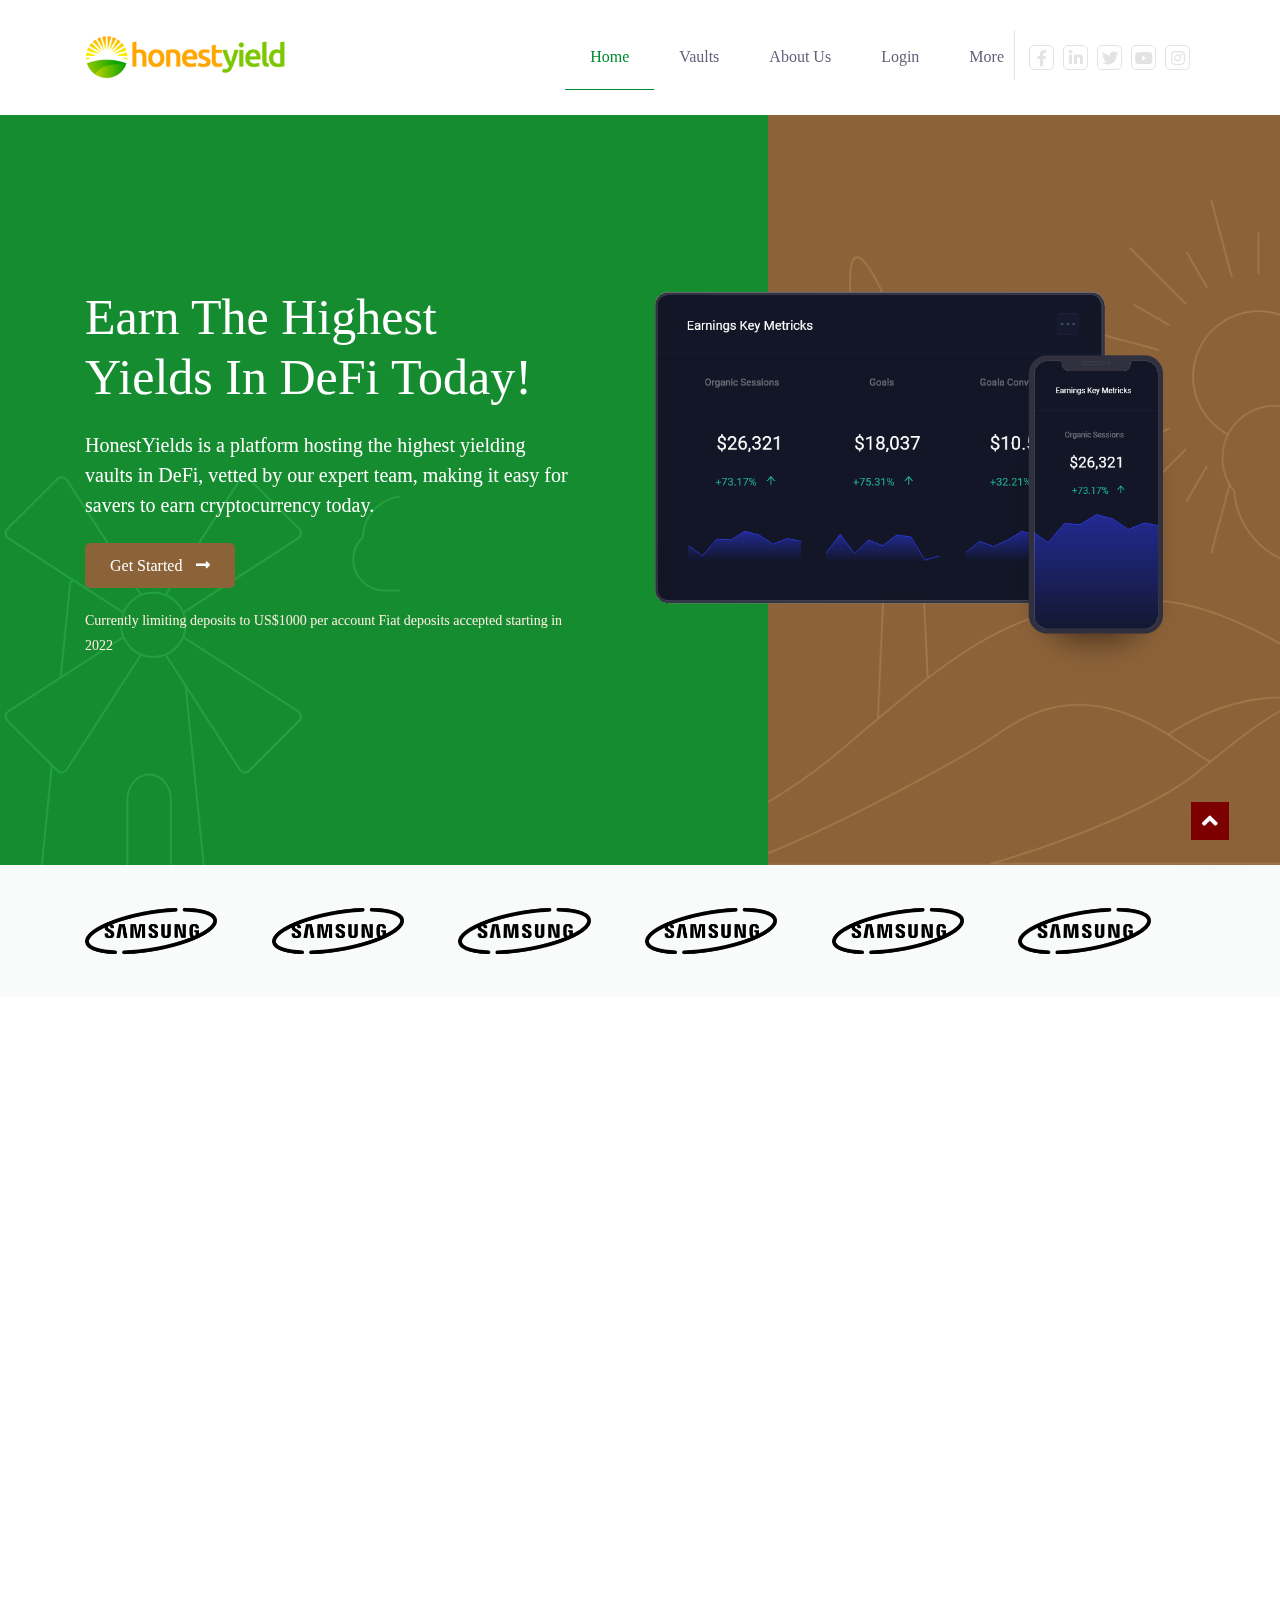
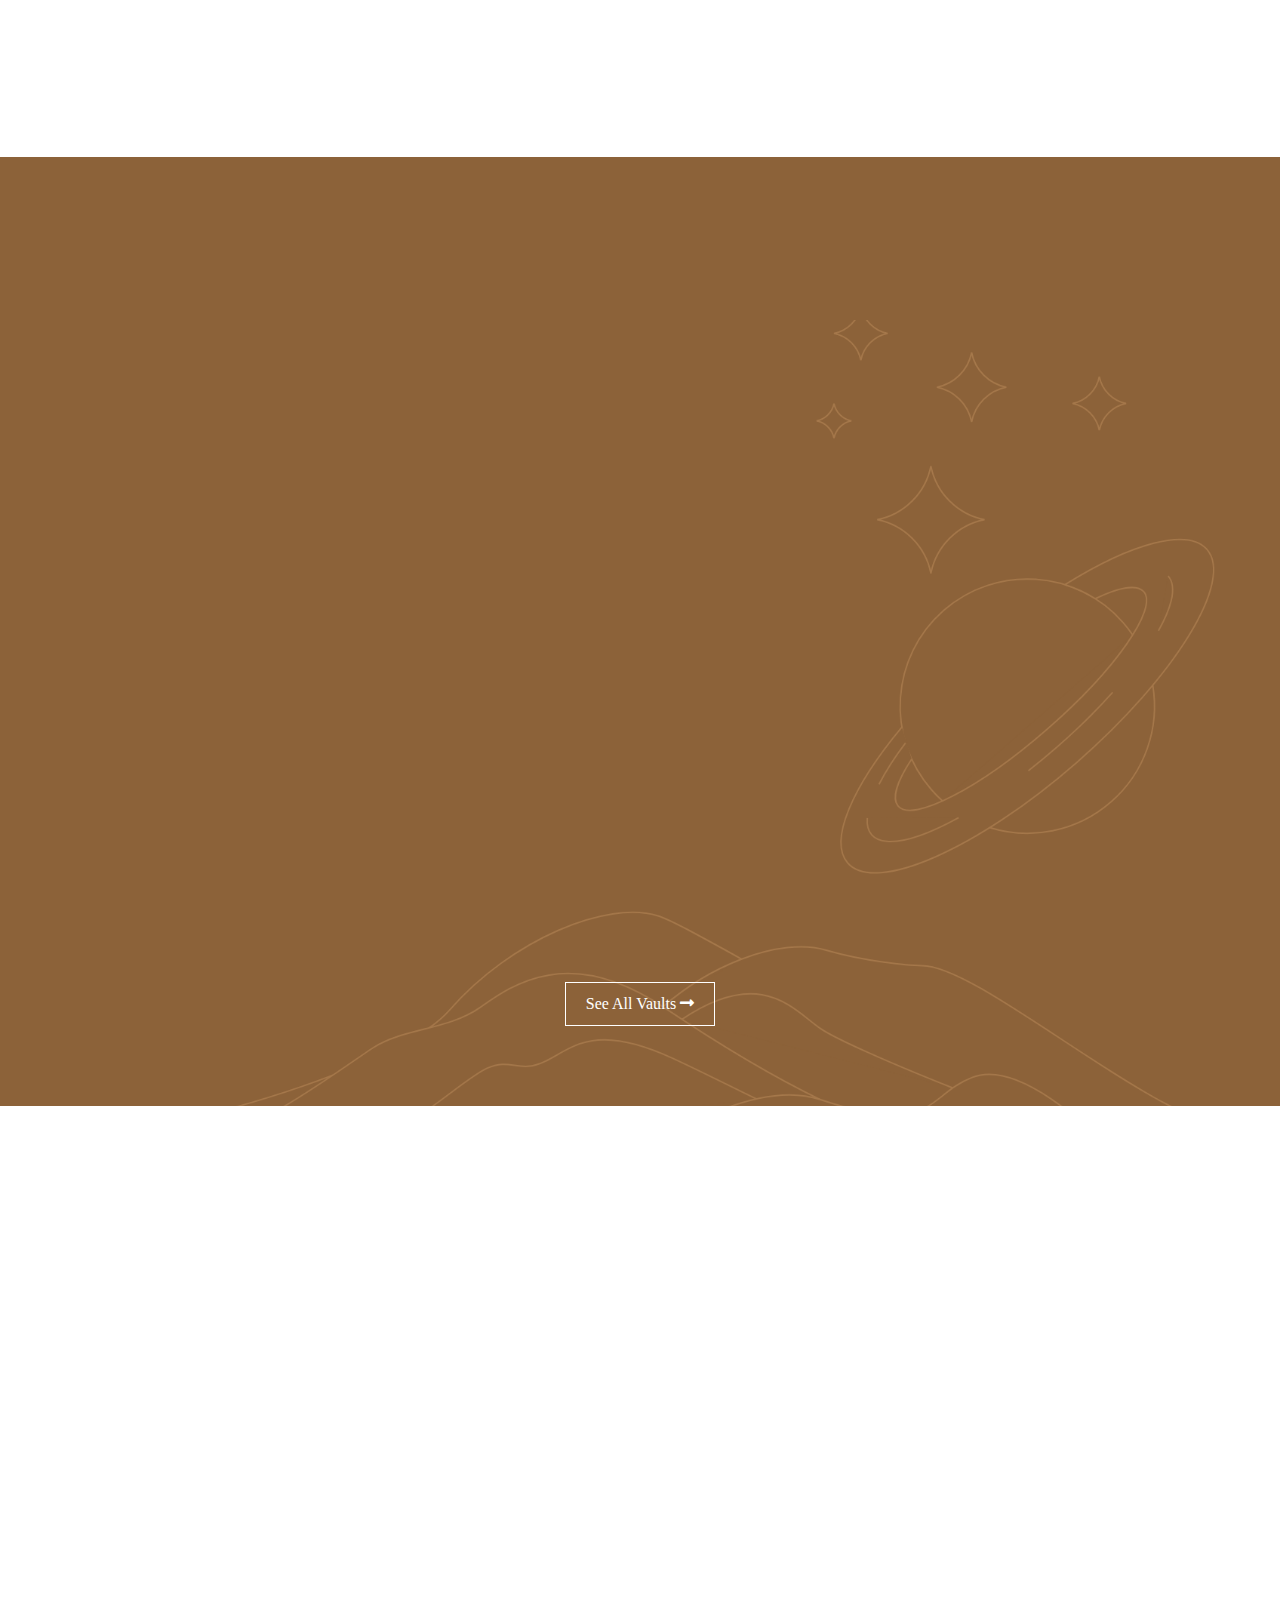
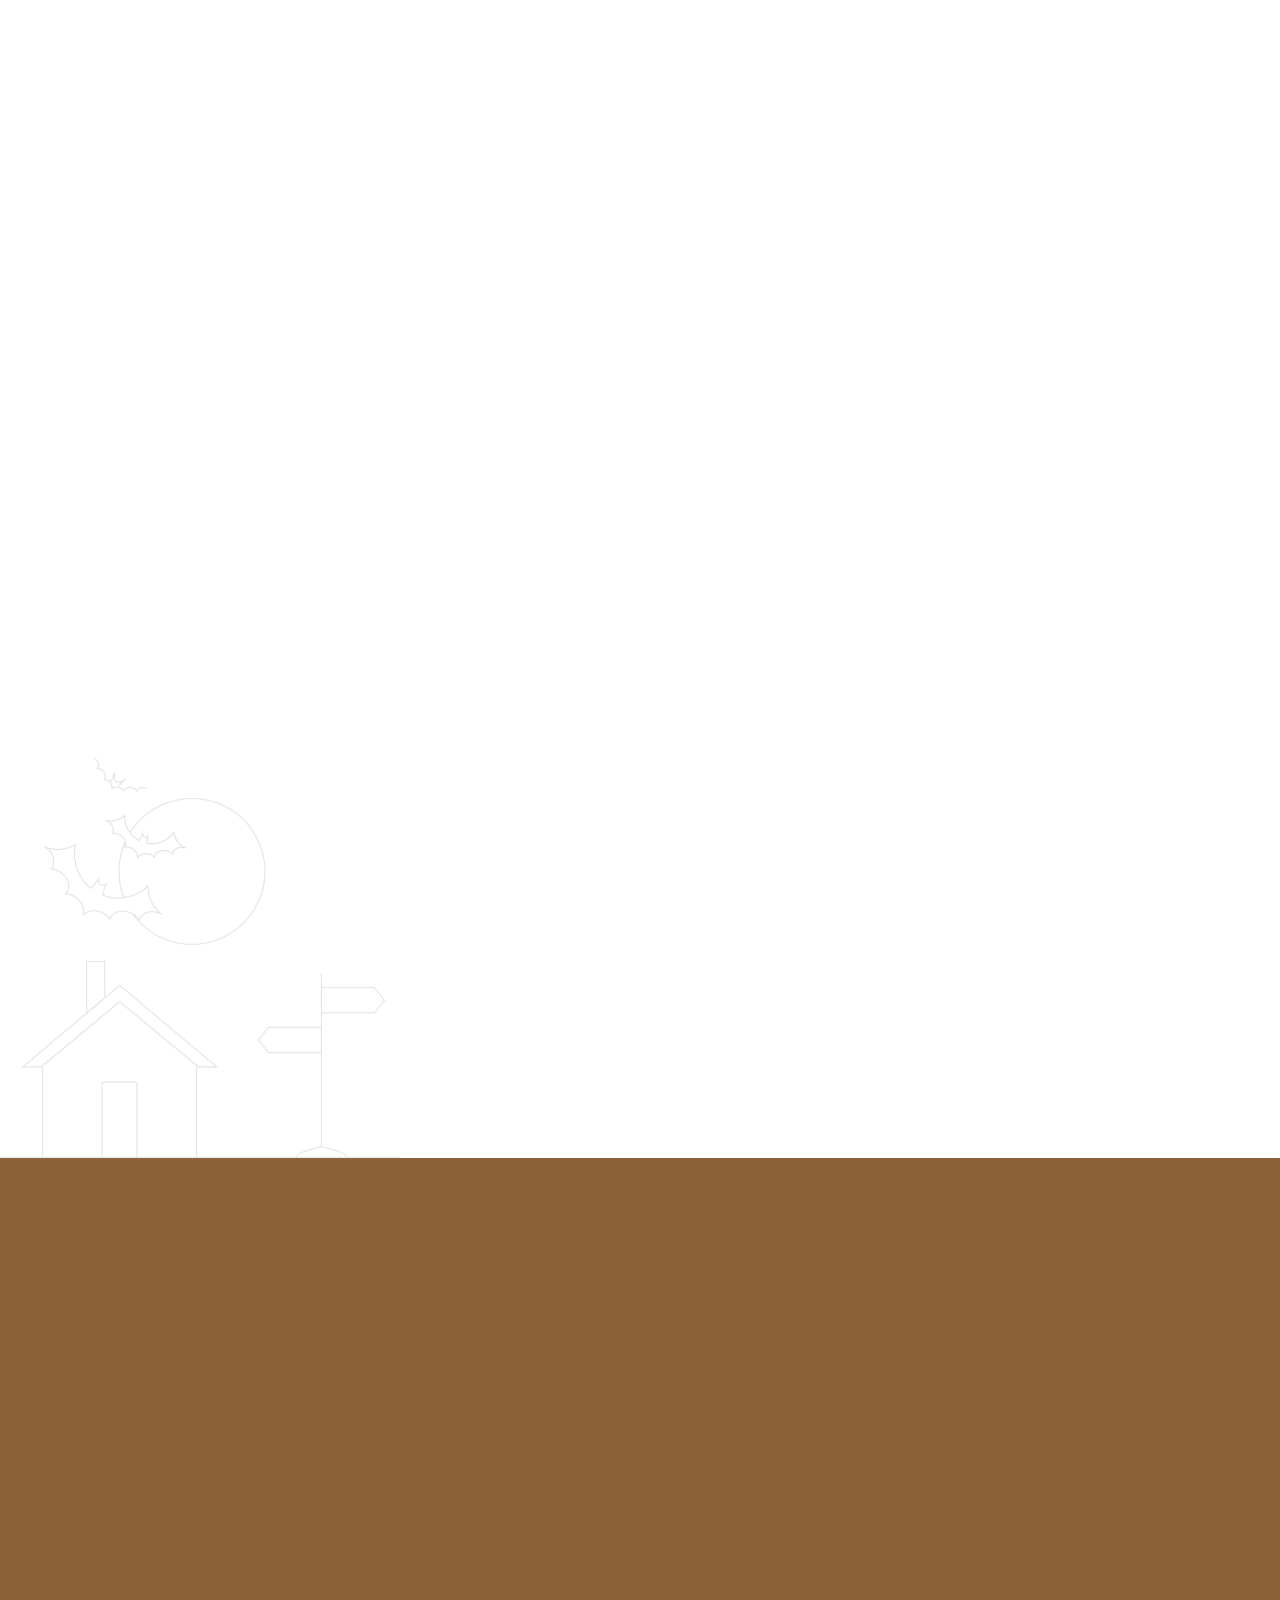
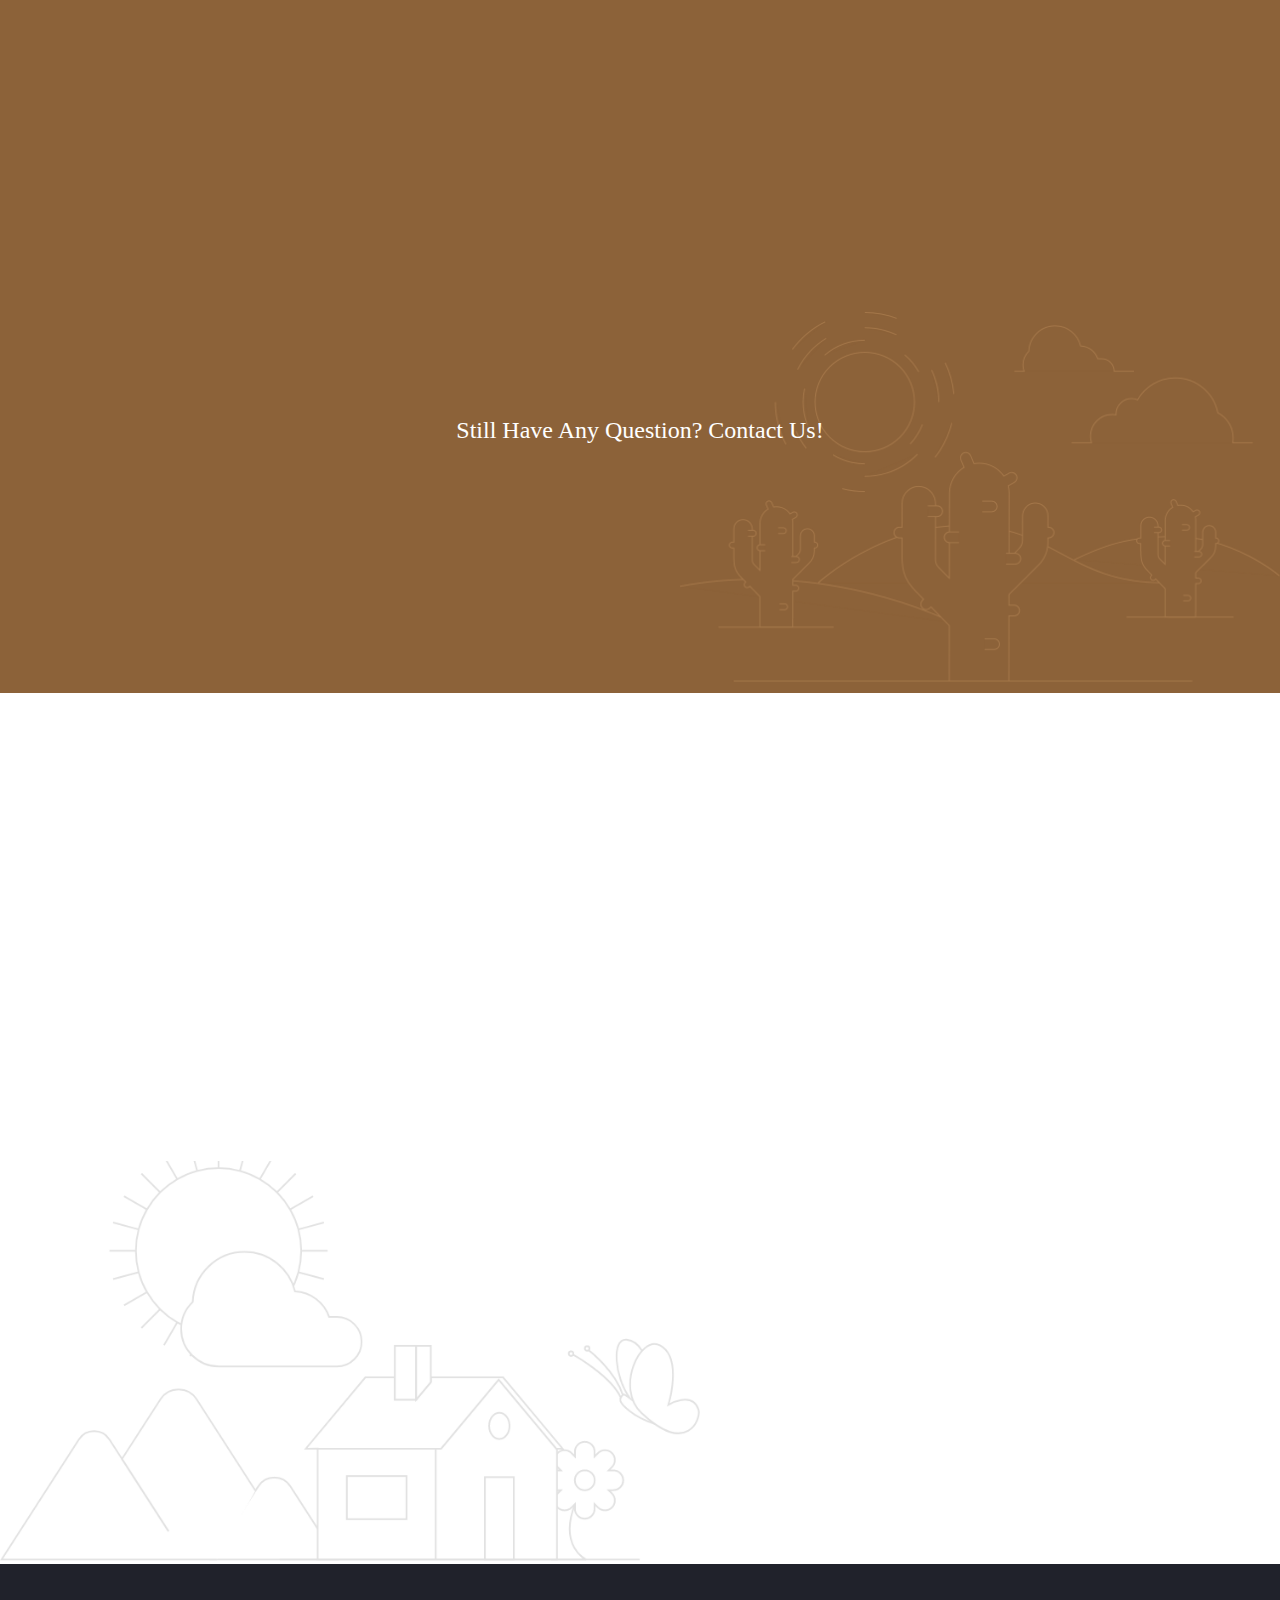
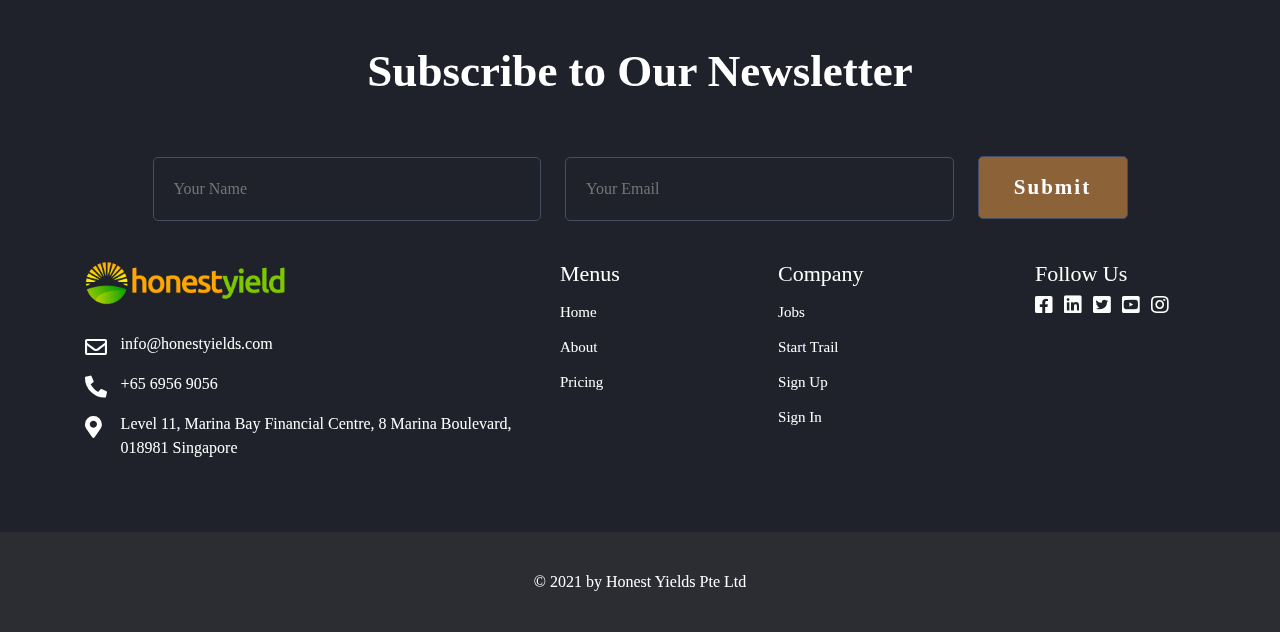
<file: index.html>
<!DOCTYPE html>
<html lang="en">

<head>
    <meta charset="UTF-8">
    <meta name="viewport" content="width=device-width, initial-scale=1.0">
    <meta http-equiv="X-UA-Compatible" content="ie=edge">
    <title>HonestYield</title>

    <link rel="shortcut icon" type="image/x-icon" href="favicon.ico">
    <link href="https://unpkg.com/aos@2.3.1/dist/aos.css" rel="stylesheet">
    <link rel="stylesheet" href="assets/css/all.min.css">
    <link rel="stylesheet" href="assets/css/animate.css">
    <link rel="stylesheet" href="assets/css/plugin.min.css">
    <link rel="stylesheet" href="assets/css/owl.carousel.min.css">
    <link rel="stylesheet" href="assets/css/owl.theme.default.min.css">
    <link rel="stylesheet" href="assets/css/style.css">
    <link rel="stylesheet" href="assets/css/responsive.css">


</head>

<body>

    <div class="wrapper">

        <!-- ===========================
        =====>> Header Top <<===== -->
        <nav class="navbar navbar-expand-lg navbar-dark" id="mainNav">

            <div class="container">
                <a class="navbar-brand " href="index.html">
                    <img src="assets/img/logo.png" alt="">
                </a>
                <button class="navbar-toggler" type="button" data-toggle="collapse" data-target="#navbarResponsive"
                    aria-controls="navbarResponsive" aria-expanded="false" aria-label="Toggle navigation">
                    <i class="fas fa-bars"></i>
                </button>
                <div class="navbar-collapse collapse" id="navbarResponsive">
                    <ul class="navbar-nav ml-auto">
                        <li class="nav-item">
                            <a class="nav-link active" href="#home">Home</a>
                        </li>
                        <li class="nav-item">
                            <a class="nav-link " href="bashboard.html">Vaults </a>
                        </li>
                        <li class="nav-item">
                            <a class="nav-link " href="#services">About Us</a>
                        </li>
                        <li class="nav-item">
                            <a class="nav-link " href="#contact">Login </a>
                        </li>
                        <li class="nav-item">
                            <a class="nav-link " href="#contact">More </a>
                        </li>
                    </ul>
                </div>
                <div class="social_icon">
                    <a href=""><i class="fab fa-facebook-f"></i></a>
                    <a href=""><i class="fab fa-linkedin-in"></i></a>
                    <a href=""><i class="fab fa-twitter"></i></a>
                    <a href=""><i class="fab fa-youtube"></i></a>
                    <a href=""><i class="fab fa-instagram"></i></a>
                </div>
            </div>
        </nav>

        <!-- =====>> End Header Top <<===== 
        =========================== -->

        <!-- ===========================
        =====>> <<===== -->

        <!-- =====>> End <<===== 
        =========================== -->

        <!-- ===========================
        =====>> Scroll Top <<===== -->
        <a href="#" class="scroll-top show" id="scroll-top">
            <i class="arrow-top fal fa-long-arrow-up"></i>
            <i class="arrow-bottom fal fa-long-arrow-up"></i>
        </a>
        <!-- =====>> End Scroll Top <<===== 
        =========================== -->

    </div>


    <section id="hero_banner">
        <div class="bg_wrapper">
    
        <div class="container">
            <div class="row">
                <div class="col-xl-6 col-lg-6" data-aos="fade-up-right">
                    <div class="hero_box">
                        <div class="hero_box_details">
                            <div class="hero_details">
                                <h1>Earn The Highest Yields
                                    In DeFi Today!</h1>
                                <h3>HonestYields is a platform hosting the highest yielding vaults in DeFi, vetted by
                                    our expert
                                    team, making it easy for savers to earn cryptocurrency today.</h3>
                                <a href="#"> <button class="button_style"> Get Started <span><i
                                                class="fas fa-long-arrow-alt-right"></i></span> </button> </a>
                                <p>Currently limiting deposits to US$1000 per account Fiat deposits accepted starting in
                                    2022</p>
                            </div>
                        </div>
                    </div>
                </div>
                <div class="col-xl-6 col-lg-6"  data-aos="fade-up-left">
                    <div class="hero_box">
                        <div class="hero_box_details">
                            <div class="hero_img">
                                <img src="assets/img/hero-image.png" alt="">
                            </div>
                        </div>
                    </div>
                </div>
            </div>

        </div>
       
    </div>
    </section>


    <section id="client_area">
        <div class="container">
            <div class="row">
                <div class="col-lg-12">
                    <div class="owl-carousel owl-theme">
                        <div class="item"> <img src="assets/img/samsung.png" alt=""> </div>
                        <div class="item"> <img src="assets/img/samsung.png" alt=""> </div>
                        <div class="item"> <img src="assets/img/samsung.png" alt=""> </div>
                        <div class="item"> <img src="assets/img/samsung.png" alt=""> </div>
                        <div class="item"> <img src="assets/img/samsung.png" alt=""> </div>
                        <div class="item"> <img src="assets/img/samsung.png" alt=""> </div>
                        <div class="item"> <img src="assets/img/samsung.png" alt=""> </div>
                        <div class="item"> <img src="assets/img/samsung.png" alt=""> </div>
                        <div class="item"> <img src="assets/img/samsung.png" alt=""> </div>

                    </div>
                </div>
            </div>
        </div>
    </section>

    <section id="about_area" class="bp">
        <div class="container">
            <div class="row">
                <div class="col-xl-12"  data-aos="fade-down"
                data-aos-easing="linear"
                data-aos-duration="1000">
                    <div class="about_title_details">
                        <h3>About HonestYields</h3>
                        <h2>Making Defi Investments Simpler <br>
                            And Better</h2>
                    </div>
                </div>

            </div>
            <div class="row">
                <div class="col-lg-6" data-aos="flip-left">
                    <div class="about_img">
                        <img src="assets/img/about.png" alt="">
                    </div>
                </div>
                <div class="col-lg-6" data-aos="flip-right">
                    <div class="about_details">
                        <p>At HonestYields, we have two major beliefs: First, we believe it should be easy for all
                            investors to invest in the Decentralised Finance ecosystem, just as intended. Second, we
                            believe that the global financial system will someday be fully decentralised. </p>
                        <br>
                        <div class="about_list">
                            <ul>
                                <li> <span> <img src="assets/img/righ.png" alt=""> </span> Building integrations with
                                    major payment systems to make it simple
                                    for users of all backgrounds to invest in DeFi, and </li>
                                <li> <span> <img src="assets/img/righ.png" alt=""> </span> Developing proprietary
                                    strategies based on our extensive fund management
                                    experience to deliver the next generation of best-in-class investment vaults
                                </li>
                            </ul>
                        </div>
                    </div>
                </div>
            </div>
        </div>
    </section>



    <section id="valuts_area" class="bp">
        <div class="valuts_shape_bg">
        <div class="container">
            <div class="row"  data-aos="fade-down"
            data-aos-easing="linear"
            data-aos-duration="000">
                <div class="col-xl-12">
                    <div class="about_title_details valute">
                        <h3> Our Vaults </h3>
                        <h2> We Have Best Vaults <br>
                            And Better</h2>
                        <p>Variations of passages of Lorem Ipsum available, but majority have suffered alteration in
                            some form, by injected humour, or randomised words which don’t look even.</p>
                    </div>
                </div>

            </div>
            <div class="row">

                <div class="col-lg-4"  data-aos="fade-up"
                data-aos-anchor-placement="top-bottom">
                    <div class="single_valuts">
                        <div class="valuts_img">
                            <img src="assets/img/v-01.png" alt="">
                        </div>
                        <div class="valuts_details">
                            <h2>USDC Vault</h2>
                            <p>Vault earns yield by lending through Compound</p>
                        </div>
                        <div class="valuts_table">
                            <ul>
                                <li> <span>Fees</span> 0% and 10%</li>
                                <li> <span>Liquidity </span> Daily </li>
                                <li> <span>Deposit</span></li>
                                <li> <span>Net APY</span> 8.5%</li>
                                <li> <span>Earn</span> USDC</li>
                            </ul>
                        </div>
                        <button class="button_style"> Buy Now <span><i class="fas fa-long-arrow-alt-right"></i></span>
                        </button>
                    </div>
                </div>


                <div class="col-lg-4" data-aos="fade-up"
                data-aos-anchor-placement="top-bottom">
                    <div class="single_valuts">
                        <div class="valuts_img">
                            <img src="assets/img/v-02.png" alt="">
                        </div>
                        <div class="valuts_details">
                            <h2>USDC Vault</h2>
                            <p>Vault earns yield by lending through Compound</p>
                        </div>
                        <div class="valuts_table">
                            <ul>
                                <li> <span>Fees</span> 0% and 10%</li>
                                <li> <span>Liquidity </span> Daily </li>
                                <li> <span>Deposit</span></li>
                                <li> <span>Net APY</span> 8.5%</li>
                                <li> <span>Earn</span> USDC</li>
                            </ul>
                        </div>
                        <button class="button_style"> Buy Now <span><i class="fas fa-long-arrow-alt-right"></i></span>
                        </button>
                    </div>
                </div>


                <div class="col-lg-4"  data-aos="fade-up"
                data-aos-anchor-placement="top-bottom">
                    <div class="single_valuts">
                        <div class="valuts_img">
                            <img src="assets/img/v-03.png" alt="">
                        </div>
                        <div class="valuts_details">
                            <h2>USDC Vault</h2>
                            <p>Vault earns yield by lending through Compound</p>
                        </div>
                        <div class="valuts_table">
                            <ul>
                                <li> <span>Fees</span> 0% and 10%</li>
                                <li> <span>Liquidity </span> Daily </li>
                                <li> <span>Deposit</span></li>
                                <li> <span>Net APY</span> 8.5%</li>
                                <li> <span>Earn</span> USDC</li>
                            </ul>
                        </div>
                        <button class="button_style"> Buy Now <span><i class="fas fa-long-arrow-alt-right"></i></span>
                        </button>
                    </div>
                </div>

            </div>
            <div class="row">
                <div class="readall">
                    <button class="all">
                        See All Vaults
                        <span><i class="fas fa-long-arrow-alt-right"></i></span>
                    </button>
                </div>
            </div>
        </div>
       </div>
    </section>

    <section id="service_area" class="bp">
        <div class="container">
            <div class="row" data-aos="fade-down"
            data-aos-easing="linear"
            data-aos-duration="000">
                <div class="col-lg-12">
                    <div class="section_details">
                        <h2> Our Services </h2>
                        <p> Variations of passages of Lorem Ipsum available, but majority have suffered alteration in
                            some form, by injected humour, or randomised words which don’t look even.</p>
                    </div>
                </div>
            </div>
            <div class="row">

                <div class="col-lg-4 col-md-4" data-aos="fade-up"
                data-aos-anchor-placement="top-bottom">
                    <div class="service_box">
                        <div class="service_img">
                            <img src="assets/img/s1.png" alt="">
                        </div>
                        <div class="service_details">
                            <h2>Vaults</h2>
                            <p>As a DeFi investment platform, HonestYields’ vaults range from the standard, well-known
                                strategies, to more exotic strategies that are developed and vetted by our team and
                                contributors</p>
                        </div>
                    </div>
                </div>

                <div class="col-lg-4 col-md-4" data-aos="fade-up"
                data-aos-anchor-placement="top-bottom">
                    <div class="service_box">
                        <div class="service_img">
                            <img src="assets/img/s2.png" alt="">
                        </div>
                        <div class="service_details">
                            <h2>Vaults</h2>
                            <p>As a DeFi investment platform, HonestYields’ vaults range from the standard, well-known
                                strategies, to more exotic strategies that are developed and vetted by our team and
                                contributors</p>
                        </div>
                    </div>
                </div>

                <div class="col-lg-4 col-md-4" data-aos="fade-up"
                data-aos-anchor-placement="top-bottom">
                    <div class="service_box">
                        <div class="service_img">
                            <img src="assets/img/s3.png" alt="">
                        </div>
                        <div class="service_details">
                            <h2>Vaults</h2>
                            <p>As a DeFi investment platform, HonestYields’ vaults range from the standard, well-known
                                strategies, to more exotic strategies that are developed and vetted by our team and
                                contributors</p>
                        </div>
                    </div>
                </div>

            </div>
        </div>
    </section>

    <section id="opening_area">
        <div class="openinbox">
        <div class="container">
            <div class="row">

                <div class="col-xl-6 col-lg-6"  data-aos="fade-right">
                    <div class="opening_details">
                        <div class="opening_title">
                            <h2>Opening An Account Is
                                Easy. Start Now And
                                Save More!</h2>
                        </div>
                        <div class="about_list">
                            <ul>
                                <li> <span> <img src="assets/img/righ.png" alt=""> </span> Look Through Honestyields
                                    Vaults To Find The
                                    One You Would Like To Stake</li>
                                <li> <span> <img src="assets/img/righ.png" alt=""> </span> Create An Account With
                                    Honestyields, Which
                                    Only Takes 5 Minutes </li>
                                <li> <span> <img src="assets/img/righ.png" alt=""> </span> Transfer USD Or SGD By
                                    Linking Your Bank Or
                                    Wire, Crypto, Or Stablecoin</li>
                                <li> <span> <img src="assets/img/righ.png" alt=""> </span> Buy, Sell, And Store Your
                                    Crypto 24/7/365</li>
                            </ul>
                            <button class="button_style"> Create Account <span><i
                                        class="fas fa-long-arrow-alt-right"></i></span>
                        </div>
                    </div>
                </div>
                <div class="col-xl-6 col-lg-6"  data-aos="fade-left">
                    <div class="opening_img">
                        <img src="assets/img/opening.png" alt="">
                    </div>
                </div>
            </div>
        </div>
        <div class="dialough_box"  data-aos="zoom-in-down">
            <div class="container">
                <div class="row dialoughbox">
                    <div class="col-lg-6">
                        <div class="why_choos">
                            <img src="assets/img/why.png" alt="">
                        </div>
                    </div>
                    <div class="col-lg-6">
                        <div class="opening_details">
                            <div class="opening_title">
                                <h2> Why Choose
                                    Honestyields?</h2>
                            </div>
                            <br>
                            <div class="about_list">
                                <ul>
                                    <li> <span> <img src="assets/img/righ.png" alt=""> </span> Safety And Trust Are At
                                        The Forefront </li>
                                    <li> <span> <img src="assets/img/righ.png" alt=""> </span> Strong Focus On Customer
                                        Service </li>
                                    <li> <span> <img src="assets/img/righ.png" alt=""> </span> Focused On Asia And
                                        Integrations With
                                        Asia-Based Systems</li>
                                </ul>
                                <button class="button_style"> Create Account <span><i
                                            class="fas fa-long-arrow-alt-right"></i></span>
                            </div>
                        </div>
                    </div>
                </div>
            </div>
        </div>
</div>
    </section>

    <section id="faq_section">
        <div class="faq_section_bg">
        <div class="container">
            <div class="row" data-aos="fade-down"
            data-aos-easing="linear"
            data-aos-duration="800">
                <div class="col-xl-12">
                    <div class="about_title_details valute">
                        <h2> FAQ’s</h2>
                        <p> Below we’ve provided some info on how we work, blockchain technology, Bitcoin, and
                            cryptocurrencies in general.</p>
                    </div>
                </div>
            </div>
            <div class="row">

                <div class="col-lg-6" data-aos="flip-up">
                    <div class="accrodion-box accrodion-style-4">
                        <ul class="accordion-4">
                            <li>
                                <a>Am I able to create an account from any country?</a>
                                <p>Lorem ipsum dolor sit amet, consectetur adipisicing elit. Reprehenderit, ipsum, fuga,
                                    in, obcaecati magni ullam nobis voluptas fugiat tenetur voluptatum quas tempora
                                    maxime rerum neque deserunt suscipit provident cumque et mollitia ex aspernatur
                                    porro minus sapiente voluptatibus eos at perferendis repellat odit aliquid harum
                                    molestias ratione pariatur adipisci. Aliquid, iure.</p>
                            </li>
                            <li>
                                <a>Is buying DeFi legal?</a>
                                <p>Lorem ipsum dolor sit amet, consectetur adipisicing elit. Reprehenderit, ipsum, fuga,
                                    in, obcaecati magni ullam nobis voluptas fugiat tenetur voluptatum quas tempora
                                    maxime rerum neque deserunt suscipit provident cumque et mollitia ex aspernatur
                                    porro minus sapiente voluptatibus eos at perferendis repellat odit aliquid harum
                                    molestias ratione pariatur adipisci. Aliquid, iure.</p>
                            </li>
                            <li>
                                <a>Dolor sit Amet</a>
                                <p>Lorem ipsum dolor sit amet, consectetur adipisicing elit. Reprehenderit, ipsum, fuga,
                                    in, obcaecati magni ullam nobis voluptas fugiat tenetur voluptatum quas tempora
                                    maxime rerum neque deserunt suscipit provident cumque et mollitia ex aspernatur
                                    porro minus sapiente voluptatibus eos at perferendis repellat odit aliquid harum
                                    molestias ratione pariatur adipisci. Aliquid, iure.</p>
                            </li>
                        </ul>


                    </div>
                </div>

                <div class="col-lg-6" data-aos="flip-down">
                    <div class="accrodion-box accrodion-style-4">
                        <ul class="accordion-4">
                            <li>
                                <a>Am I able to create an account from any country?</a>
                                <p>Lorem ipsum dolor sit amet, consectetur adipisicing elit. Reprehenderit, ipsum, fuga,
                                    in, obcaecati magni ullam nobis voluptas fugiat tenetur voluptatum quas tempora
                                    maxime rerum neque deserunt suscipit provident cumque et mollitia ex aspernatur
                                    porro minus sapiente voluptatibus eos at perferendis repellat odit aliquid harum
                                    molestias ratione pariatur adipisci. Aliquid, iure.</p>
                            </li>
                            <li>
                                <a>Is buying DeFi legal?</a>
                                <p>Lorem ipsum dolor sit amet, consectetur adipisicing elit. Reprehenderit, ipsum, fuga,
                                    in, obcaecati magni ullam nobis voluptas fugiat tenetur voluptatum quas tempora
                                    maxime rerum neque deserunt suscipit provident cumque et mollitia ex aspernatur
                                    porro minus sapiente voluptatibus eos at perferendis repellat odit aliquid harum
                                    molestias ratione pariatur adipisci. Aliquid, iure.</p>
                            </li>
                            <li>
                                <a>Dolor sit Amet</a>
                                <p>Lorem ipsum dolor sit amet, consectetur adipisicing elit. Reprehenderit, ipsum, fuga,
                                    in, obcaecati magni ullam nobis voluptas fugiat tenetur voluptatum quas tempora
                                    maxime rerum neque deserunt suscipit provident cumque et mollitia ex aspernatur
                                    porro minus sapiente voluptatibus eos at perferendis repellat odit aliquid harum
                                    molestias ratione pariatur adipisci. Aliquid, iure.</p>
                            </li>
                        </ul>


                    </div>
                </div>

                <div class="col-lg-12">
                    <div class="faq_quick">
                        <h3>Still Have Any Question? <span>Contact Us!</span></h3>
                    </div>
                </div>

            </div>
        </div>
       </div>
    </section>

    <section id="review_section">
        <div class="review_section_right">
        <div class="container">
            <div class="row">
                <div class="col-lg-12">
                    <div class="review_you">
                        <iframe width="80%" height="400px" src="https://www.youtube.com/embed/KLjPhtXLYIk"
                            title="YouTube video player" frameborder="0"
                            allow="accelerometer; autoplay; clipboard-write; encrypted-media; gyroscope; picture-in-picture"
                            allowfullscreen>
                        </iframe>
                    </div>
                </div>
            </div>
            <div class="row" data-aos="fade-down"
            data-aos-easing="linear"
            data-aos-duration="8000">
                <div class="col-lg-12">
                    <div class="feedback">
                        <h2>Our Users Feedback & Review</h2>
                        <p>Lorem Ipsum available, but the majority have suffered alteration in some form, by injected
                            humour, or randomised words which don’t look even slightly believable.</p>
                    </div>
                </div>
            </div>
            <div class="row">
 
                <div class="col-lg-3 col-md-6" data-aos="fade-up"
                data-aos-anchor-placement="top-bottom"> 
                    <div class="single_review">
                        <div class="review">
                            <img src="assets/img/review.png" alt="">
                            <p>Lorem Ipsum available, but the majority have suffered alteration in some form, by
                                injected humour, or randomised words which don’t look even slightly believable.</p>

                        </div>
                        <div class="review_author">
                            <img src="assets/img/user.png" alt="">
                            <p>Robison Croso</p>
                        </div>
                    </div>
                </div>
                <div class="col-lg-3 col-md-6" data-aos="fade-up"
                data-aos-anchor-placement="top-bottom">
                    <div class="single_review">
                        <div class="review">
                            <img src="assets/img/review.png" alt="">
                            <p>Lorem Ipsum available, but the majority have suffered alteration in some form, by
                                injected humour, or randomised words which don’t look even slightly believable.</p>

                        </div>
                        <div class="review_author">
                            <img src="assets/img/user.png" alt="">
                            <p>Robison Croso</p>
                        </div>
                    </div>
                </div>
                <div class="col-lg-3 col-md-6" data-aos="fade-up"
                data-aos-anchor-placement="top-bottom">
                    <div class="single_review">
                        <div class="review">
                            <img src="assets/img/review.png" alt="">
                            <p>Lorem Ipsum available, but the majority have suffered alteration in some form, by
                                injected humour, or randomised words which don’t look even slightly believable.</p>

                        </div>
                        <div class="review_author">
                            <img src="assets/img/user.png" alt="">
                            <p>Robison Croso</p>
                        </div>
                    </div>
                </div>
                <div class="col-lg-3 col-md-6" data-aos="fade-up"
                data-aos-anchor-placement="top-bottom">
                    <div class="single_review">
                        <div class="review">
                            <img src="assets/img/review.png" alt="">
                            <p>Lorem Ipsum available, but the majority have suffered alteration in some form, by
                                injected humour, or randomised words which don’t look even slightly believable.</p>

                        </div>
                        <div class="review_author">
                            <img src="assets/img/user.png" alt="">
                            <p>Robison Croso</p>
                        </div>
                    </div>
                </div>

            </div>
        </div>
    </div>
    </section>

    <section id="footer_area" class="bp">
        <div class="container">
            <div class="row">
                <div class="col-lg-12">
                    <div class="subscriber_title">
                        <h2>Subscribe to Our Newsletter</h2>
                    </div>
                    <div class="subs_form">
                        <form action="">
                            <input type="text" class="field" placeholder="Your Name">
                            <input type="text" class="field" placeholder="Your Email">
                            <button class="submit">Submit</button>
                        </form>
                    </div>
                </div>
            </div>
            <div class="row pt">
                <div class="col-lg-5 col-md-5">
                    <div class="single_widget">
                        <img src="assets/img/footer-logo.png" alt="">
                        <div class="social_link">
                            <a href=""><i class="far fa-envelope"></i> <span>info@honestyields.com</span> </a>
                            <a href=""><i class="fas fa-phone-alt"></i> <span> +65 6956 9056</span></a>
                            <a href=""> <i class="fas fa-map-marker-alt"></i> <span> Level 11, Marina Bay Financial
                                    Centre, 8 Marina Boulevard, 018981 Singapore </span> </a>
                        </div>
                    </div>
                </div>
                <div class="col-lg-5 col-md-4">
                    <div class="menu_list">
                        <h3>Menus</h3>
                        <ul>
                            <li><a href="">Home </a></li>
                            <li><a href="">About </a></li>
                            <li><a href="">Pricing </a></li>
                        </ul>
                    </div>
                    <div class="menu_list">
                        <h3>Company</h3>
                        <ul>
                            <li><a href="">Jobs </a></li>
                            <li><a href="">Start Trail </a></li>
                            <li><a href="">Sign Up </a></li>
                            <li><a href=""> Sign In</a></li>
                        </ul>
                    </div>
                </div>
                <div class="col-lg-2 col-md-3">
                    <div class="social_link_list">
                        <h3>Follow Us</h3>
                        <a href=""><i class="fab fa-facebook-square"></i></a>
                        <a href=""><i class="fab fa-linkedin"></i></a>
                        <a href=""><i class="fab fa-twitter-square"></i></a>
                        <a href=""><i class="fab fa-youtube-square"></i></a>
                        <a href=""><i class="fab fa-instagram"></i></a>
                    </div>
                </div>
            </div>
        </div>
    </section>
    <section id="copy_right">
        <div class="container">
            <div class="row">
                <div class="col-lg-12">
                    <div class="copy_right">
                        <p>&copy; 2021 by Honest Yields Pte Ltd</p>
                    </div>
                </div>
            </div>
        </div>
    </section>

    <!-- ===========================
    =====>> Jquery <<===== -->

    <script src="assets/js/jquery-3.4.1.min.js"></script>
    <script src="assets/js/plugin.min.js"></script>
    <script src="assets/js/jquery.easing.min.js"></script>
    <script src="assets/js/wow.min.js"></script>
    <link rel="stylesheet" href="assets/js/owl.carousel.min.js">
    <script src="https://unpkg.com/aos@2.3.1/dist/aos.js"></script>

    <script src="assets/js/main.js"></script>

    <!-- =====>> End Jquery <<===== 
    =========================== -->

</body>

</html>
</file>
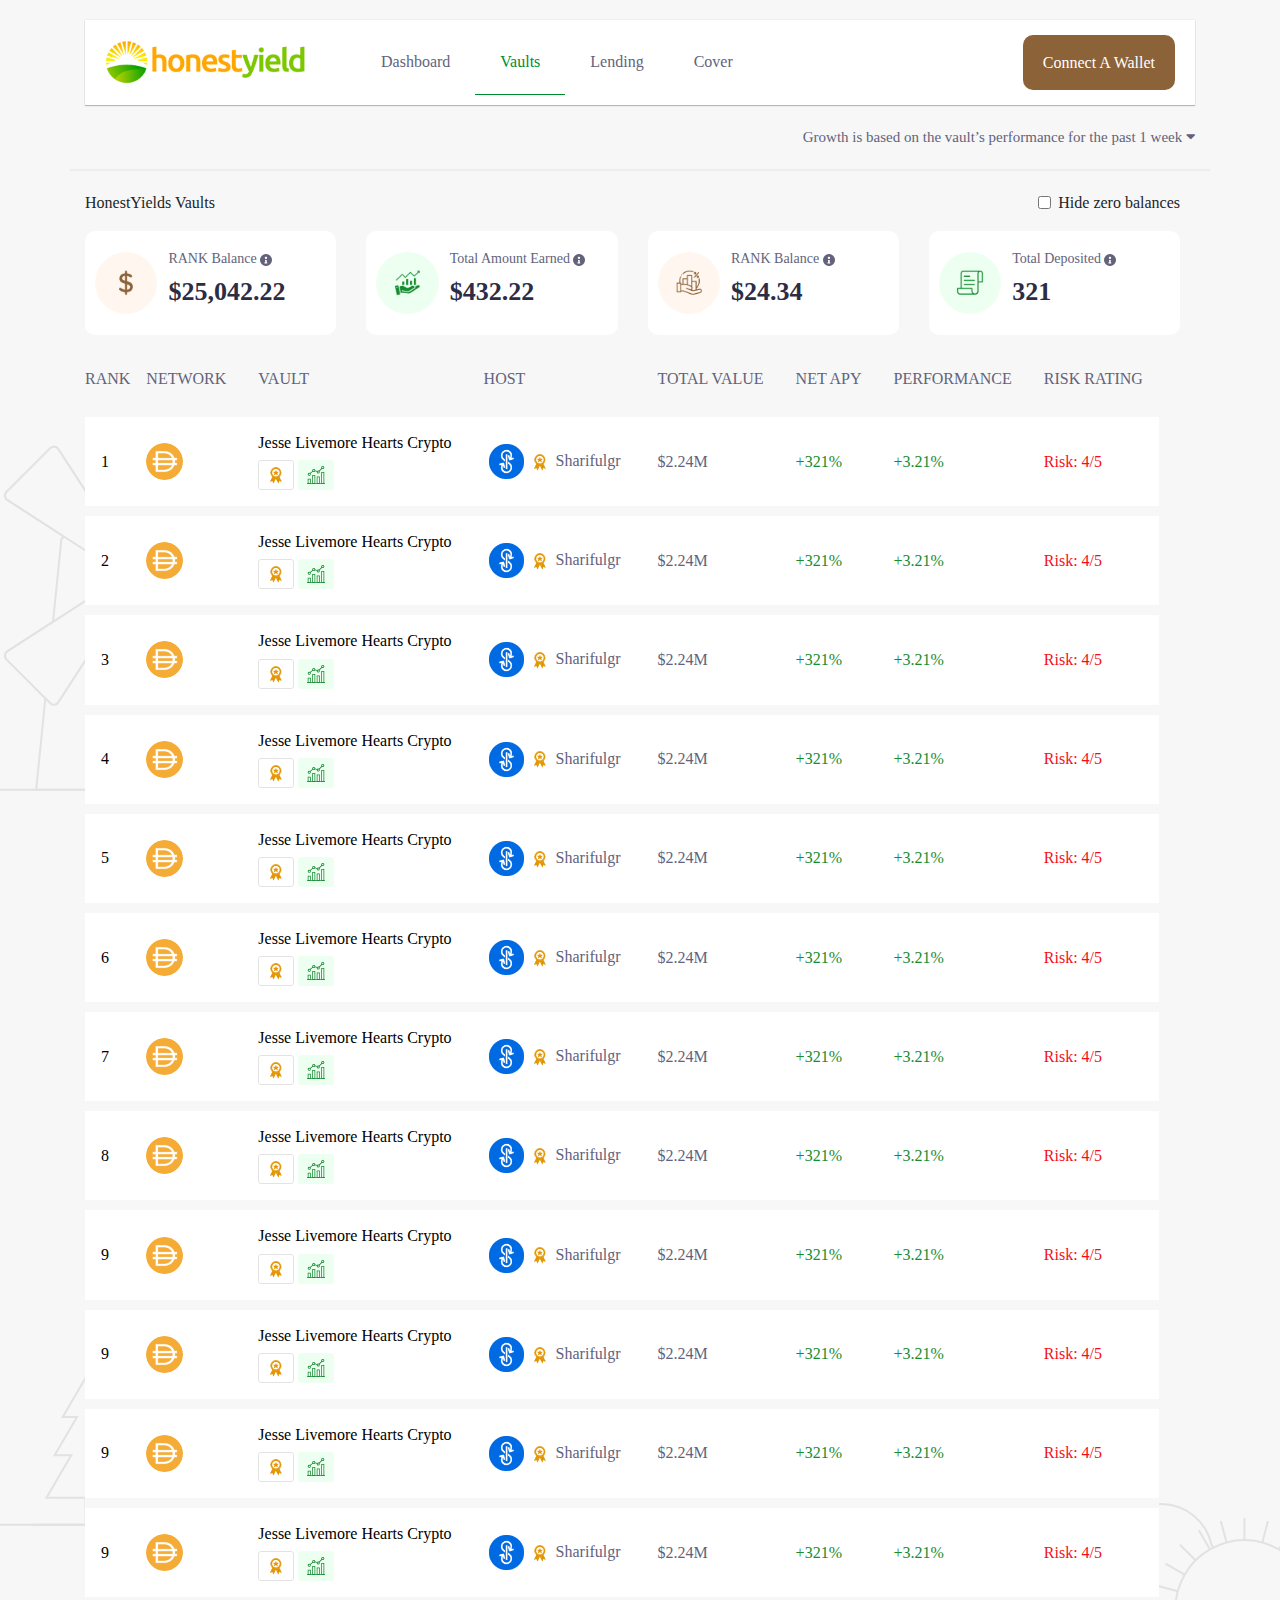
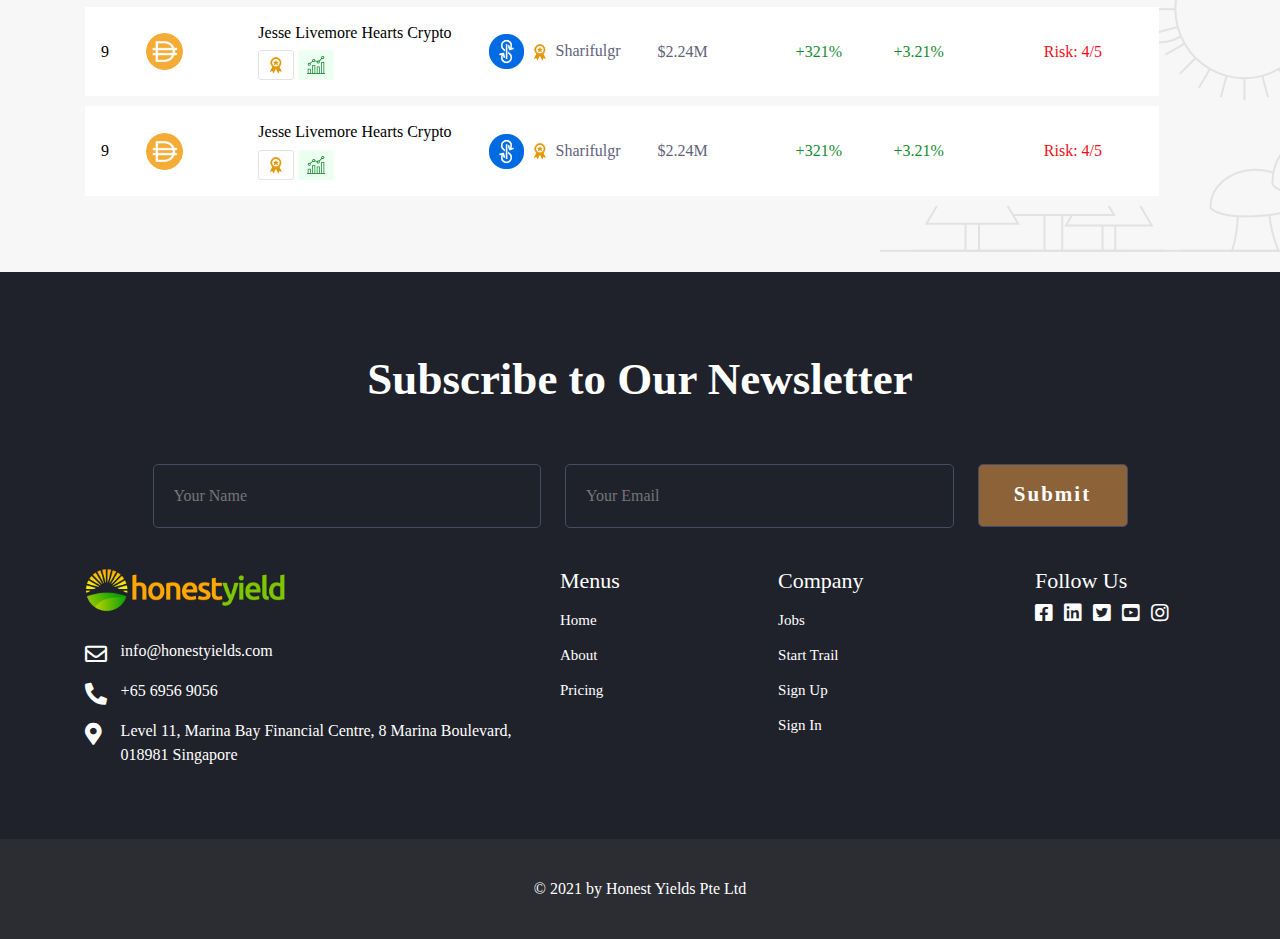
<file: bashboard.html>
<!DOCTYPE html>
<html lang="en">

<head>
    <meta charset="UTF-8">
    <meta name="viewport" content="width=device-width, initial-scale=1.0">
    <meta http-equiv="X-UA-Compatible" content="ie=edge">
    <title>HonestYield</title>

    <link rel="shortcut icon" type="image/x-icon" href="favicon.ico">
    <link href="https://unpkg.com/aos@2.3.1/dist/aos.css" rel="stylesheet">
    <link rel="stylesheet" href="assets/css/all.min.css">
    <link rel="stylesheet" href="assets/css/animate.css">
    <link rel="stylesheet" href="assets/css/plugin.min.css">
    <link rel="stylesheet" href="assets/css/owl.carousel.min.css">
    <link rel="stylesheet" href="assets/css/owl.theme.default.min.css">
    <link rel="stylesheet" href="assets/css/style.css">
    <link rel="stylesheet" href="assets/css/responsive.css">


</head>

<body class="bg-dashbaord">


    <!-- ===========================
        =====>> Header Top <<===== -->


    <div class="container">
        <nav class="navbar navbar-expand-lg navbar-dark dashbaordnav" id="mainNav">
            <a class="navbar-brand " href="index.html">
                <img src="assets/img/logo.png" alt="">
            </a>
            <button class="navbar-toggler" type="button" data-toggle="collapse" data-target="#navbarResponsive"
                aria-controls="navbarResponsive" aria-expanded="false" aria-label="Toggle navigation">
                <i class="fas fa-bars"></i>
            </button>
            <div class="navbar-collapse collapse" id="navbarResponsive">
                <ul class="navbar-nav ml-auto">
                    <li class="nav-item">
                        <a class="nav-link " href="#">Dashboard</a>
                    </li>
                    <li class="nav-item">
                        <a class="nav-link active " href="#">Vaults </a>
                    </li>
                    <li class="nav-item">
                        <a class="nav-link " href="">Lending</a>
                    </li>
                    <li class="nav-item">
                        <a class="nav-link " href="">cover </a>
                    </li>

                </ul>
            </div>
            <div class="conntect_wallet">
                <button class="contactWallet">
                    <a href=""> Connect A Wallet </a>
                </button>
            </div>
        </nav>
    </div>


    <!-- =====>> End Header Top <<===== 
        =========================== -->


    <sectin id="growth_is_based">
        <div class="container">
            <div class="row">
                <div class="col-lg-12">
                    <div class="growthis">
                        <div class="dropdown">
                            <a href="#">Growth is based on the vault’s performance for the past 1 week <span><i
                                        class="fas fa-caret-down"></i></span></a>
                            
                        </div>
                    </div>
                </div>
            </div>
        </div>
    </sectin>

    <div class="section_border">
        <div class="container">
            <div class="row">
                <div class="borderss"></div>
            </div>
        </div>
    </div>

    <section class="yield ">
        <div class="container">
            <div class="row">
                <div class="col-lg-6">
                    <div class="yield_title">
                        <p>HonestYields Vaults</p>
                    </div>
                </div>
                <div class="col-lg-6">
                    <div class="yield_right">
                        <div class="form-group form-check">
                            <input type="checkbox" class="form-check-input" id="exampleCheck1">
                            <label class="form-check-label" for="exampleCheck1">Hide zero balances</label>
                        </div>
                    </div>
                </div>
            </div>
            <div class="row  ">

                <div class="col-lg-3 col-md-6">
                    <div class="value_box">
                        <div class="value_box_img">
                            <img src="assets/img/dashboard/b1.png" alt="">
                        </div>
                        <div class="valu_box_details">
                            <h4>RANK Balance
                                <span>
                                    <img src="assets/img/dashboard/mark.png" alt="">
                                </span>
                            </h4>
                            <h2>$25,042.22</h2>
                        </div>
                    </div>
                </div>


                <div class="col-lg-3 col-md-6">
                    <div class="value_box">
                        <div class="value_box_img">
                            <img src="assets/img/dashboard/b2.png" alt="">
                        </div>
                        <div class="valu_box_details">
                            <h4> Total Amount Earned
                                <span>
                                    <img src="assets/img/dashboard/mark.png" alt="">
                                </span>
                            </h4>
                            <h2>$432.22</h2>
                        </div>
                    </div>
                </div>


                <div class="col-lg-3 col-md-6">
                    <div class="value_box">
                        <div class="value_box_img">
                            <img src="assets/img/dashboard/b3.png" alt="">
                        </div>
                        <div class="valu_box_details">
                            <h4>RANK Balance
                                <span>
                                    <img src="assets/img/dashboard/mark.png" alt="">
                                </span>
                            </h4>
                            <h2>$24.34</h2>
                        </div>
                    </div>
                </div>


                <div class="col-lg-3 col-md-6">
                    <div class="value_box">
                        <div class="value_box_img">
                            <img src="assets/img/dashboard/b4.png" alt="">
                        </div>
                        <div class="valu_box_details">
                            <h4> Total Deposited
                                <span>
                                    <img src="assets/img/dashboard/mark.png" alt="">
                                </span>
                            </h4>
                            <h2> 321 </h2>
                        </div>
                    </div>
                </div>

            </div>

            <!-- Table area Here -->

            <div class="row">
                <table class="rwd-table">


                    <tr>
                        <th>RANK</th>
                        <th>NETWORK</th>
                        <th>Vault</th>
                        <th>Host</th>
                        <th>TOTAL VALUE</th>
                        <th>Net APY</th>
                        <th>PERFORMANCE</th>
                        <th>Risk Rating</th>
                    </tr>



                    <tr class="tablebg">
                        <td data-th="RANK"> 1 </td>
                        <td data-th="NETWORK"> <img src="assets/img/dashboard/network.png" alt=""> </td>
                        <td data-th="Vault">
                            <div class="vault">
                                <h3>Jesse Livemore Hearts Crypto</h3>
                                <span class="vault_img">
                                    <img src="assets/img/dashboard/v1.png" alt="">
                                    <img src="assets/img/dashboard/v2.png" alt="">
                                </span>
                            </div>
                        </td>
                        <td data-th="Host">
                            <div class="hostwp">
                                <div class="hostimg1">
                                    <img src="assets/img/dashboard/h1.png" alt="">
                                </div>
                                <div class="hostimg2">
                                    <img src="assets/img/dashboard/h2.png" alt="">
                                </div>
                                <div class="hosttitl">
                                    <a href="">Sharifulgr</a>
                                </div>
                            </div>
                        </td>
                        <td data-th="TOTAL VALUE">
                            <div class="totalvl">$2.24M </div>
                        </td>
                        <td data-th="Net APY">
                            <div class="net">+321%</div>
                        </td>
                        <td data-th="PERFORMANCE">
                            <div class="net"> +3.21% </div>
                        </td>
                        <td data-th="Risk Rating">
                            <div class="riskrank"> Risk: 4/5 </div>
                        </td>
                    </tr>

                    <tr class="tablebg">
                        <td data-th="RANK"> 2 </td>
                        <td data-th="NETWORK"> <img src="assets/img/dashboard/network.png" alt=""> </td>
                        <td data-th="Vault">
                            <div class="vault">
                                <h3>Jesse Livemore Hearts Crypto</h3>
                                <span class="vault_img">
                                    <img src="assets/img/dashboard/v1.png" alt="">
                                    <img src="assets/img/dashboard/v2.png" alt="">
                                </span>
                            </div>
                        </td>
                        <td data-th="Host">
                            <div class="hostwp">
                                <div class="hostimg1">
                                    <img src="assets/img/dashboard/h1.png" alt="">
                                </div>
                                <div class="hostimg2">
                                    <img src="assets/img/dashboard/h2.png" alt="">
                                </div>
                                <div class="hosttitl">
                                    <a href="">Sharifulgr</a>
                                </div>
                            </div>
                        </td>
                        <td data-th="TOTAL VALUE">
                            <div class="totalvl">$2.24M </div>
                        </td>
                        <td data-th="Net APY">
                            <div class="net">+321%</div>
                        </td>
                        <td data-th="PERFORMANCE">
                            <div class="net"> +3.21% </div>
                        </td>
                        <td data-th="Risk Rating">
                            <div class="riskrank"> Risk: 4/5 </div>
                        </td>
                    </tr>


                    <tr class="tablebg">
                        <td data-th="RANK"> 3 </td>
                        <td data-th="NETWORK"> <img src="assets/img/dashboard/network.png" alt=""> </td>
                        <td data-th="Vault">
                            <div class="vault">
                                <h3>Jesse Livemore Hearts Crypto</h3>
                                <span class="vault_img">
                                    <img src="assets/img/dashboard/v1.png" alt="">
                                    <img src="assets/img/dashboard/v2.png" alt="">
                                </span>
                            </div>
                        </td>
                        <td data-th="Host">
                            <div class="hostwp">
                                <div class="hostimg1">
                                    <img src="assets/img/dashboard/h1.png" alt="">
                                </div>
                                <div class="hostimg2">
                                    <img src="assets/img/dashboard/h2.png" alt="">
                                </div>
                                <div class="hosttitl">
                                    <a href="">Sharifulgr</a>
                                </div>
                            </div>
                        </td>
                        <td data-th="TOTAL VALUE">
                            <div class="totalvl">$2.24M </div>
                        </td>
                        <td data-th="Net APY">
                            <div class="net">+321%</div>
                        </td>
                        <td data-th="PERFORMANCE">
                            <div class="net"> +3.21% </div>
                        </td>
                        <td data-th="Risk Rating">
                            <div class="riskrank"> Risk: 4/5 </div>
                        </td>
                    </tr>


                    <tr class="tablebg">
                        <td data-th="RANK"> 4 </td>
                        <td data-th="NETWORK"> <img src="assets/img/dashboard/network.png" alt=""> </td>
                        <td data-th="Vault">
                            <div class="vault">
                                <h3>Jesse Livemore Hearts Crypto</h3>
                                <span class="vault_img">
                                    <img src="assets/img/dashboard/v1.png" alt="">
                                    <img src="assets/img/dashboard/v2.png" alt="">
                                </span>
                            </div>
                        </td>
                        <td data-th="Host">
                            <div class="hostwp">
                                <div class="hostimg1">
                                    <img src="assets/img/dashboard/h1.png" alt="">
                                </div>
                                <div class="hostimg2">
                                    <img src="assets/img/dashboard/h2.png" alt="">
                                </div>
                                <div class="hosttitl">
                                    <a href="">Sharifulgr</a>
                                </div>
                            </div>
                        </td>
                        <td data-th="TOTAL VALUE">
                            <div class="totalvl">$2.24M </div>
                        </td>
                        <td data-th="Net APY">
                            <div class="net">+321%</div>
                        </td>
                        <td data-th="PERFORMANCE">
                            <div class="net"> +3.21% </div>
                        </td>
                        <td data-th="Risk Rating">
                            <div class="riskrank"> Risk: 4/5 </div>
                        </td>
                    </tr>


                    <tr class="tablebg">
                        <td data-th="RANK"> 5 </td>
                        <td data-th="NETWORK"> <img src="assets/img/dashboard/network.png" alt=""> </td>
                        <td data-th="Vault">
                            <div class="vault">
                                <h3>Jesse Livemore Hearts Crypto</h3>
                                <span class="vault_img">
                                    <img src="assets/img/dashboard/v1.png" alt="">
                                    <img src="assets/img/dashboard/v2.png" alt="">
                                </span>
                            </div>
                        </td>
                        <td data-th="Host">
                            <div class="hostwp">
                                <div class="hostimg1">
                                    <img src="assets/img/dashboard/h1.png" alt="">
                                </div>
                                <div class="hostimg2">
                                    <img src="assets/img/dashboard/h2.png" alt="">
                                </div>
                                <div class="hosttitl">
                                    <a href="">Sharifulgr</a>
                                </div>
                            </div>
                        </td>
                        <td data-th="TOTAL VALUE">
                            <div class="totalvl">$2.24M </div>
                        </td>
                        <td data-th="Net APY">
                            <div class="net">+321%</div>
                        </td>
                        <td data-th="PERFORMANCE">
                            <div class="net"> +3.21% </div>
                        </td>
                        <td data-th="Risk Rating">
                            <div class="riskrank"> Risk: 4/5 </div>
                        </td>
                    </tr>


                    <tr class="tablebg">
                        <td data-th="RANK"> 6 </td>
                        <td data-th="NETWORK"> <img src="assets/img/dashboard/network.png" alt=""> </td>
                        <td data-th="Vault">
                            <div class="vault">
                                <h3>Jesse Livemore Hearts Crypto</h3>
                                <span class="vault_img">
                                    <img src="assets/img/dashboard/v1.png" alt="">
                                    <img src="assets/img/dashboard/v2.png" alt="">
                                </span>
                            </div>
                        </td>
                        <td data-th="Host">
                            <div class="hostwp">
                                <div class="hostimg1">
                                    <img src="assets/img/dashboard/h1.png" alt="">
                                </div>
                                <div class="hostimg2">
                                    <img src="assets/img/dashboard/h2.png" alt="">
                                </div>
                                <div class="hosttitl">
                                    <a href="">Sharifulgr</a>
                                </div>
                            </div>
                        </td>
                        <td data-th="TOTAL VALUE">
                            <div class="totalvl">$2.24M </div>
                        </td>
                        <td data-th="Net APY">
                            <div class="net">+321%</div>
                        </td>
                        <td data-th="PERFORMANCE">
                            <div class="net"> +3.21% </div>
                        </td>
                        <td data-th="Risk Rating">
                            <div class="riskrank"> Risk: 4/5 </div>
                        </td>
                    </tr>


                    <tr class="tablebg">
                        <td data-th="RANK"> 7 </td>
                        <td data-th="NETWORK"> <img src="assets/img/dashboard/network.png" alt=""> </td>
                        <td data-th="Vault">
                            <div class="vault">
                                <h3>Jesse Livemore Hearts Crypto</h3>
                                <span class="vault_img">
                                    <img src="assets/img/dashboard/v1.png" alt="">
                                    <img src="assets/img/dashboard/v2.png" alt="">
                                </span>
                            </div>
                        </td>
                        <td data-th="Host">
                            <div class="hostwp">
                                <div class="hostimg1">
                                    <img src="assets/img/dashboard/h1.png" alt="">
                                </div>
                                <div class="hostimg2">
                                    <img src="assets/img/dashboard/h2.png" alt="">
                                </div>
                                <div class="hosttitl">
                                    <a href="">Sharifulgr</a>
                                </div>
                            </div>
                        </td>
                        <td data-th="TOTAL VALUE">
                            <div class="totalvl">$2.24M </div>
                        </td>
                        <td data-th="Net APY">
                            <div class="net">+321%</div>
                        </td>
                        <td data-th="PERFORMANCE">
                            <div class="net"> +3.21% </div>
                        </td>
                        <td data-th="Risk Rating">
                            <div class="riskrank"> Risk: 4/5 </div>
                        </td>
                    </tr>


                    <tr class="tablebg">
                        <td data-th="RANK"> 8 </td>
                        <td data-th="NETWORK"> <img src="assets/img/dashboard/network.png" alt=""> </td>
                        <td data-th="Vault">
                            <div class="vault">
                                <h3>Jesse Livemore Hearts Crypto</h3>
                                <span class="vault_img">
                                    <img src="assets/img/dashboard/v1.png" alt="">
                                    <img src="assets/img/dashboard/v2.png" alt="">
                                </span>
                            </div>
                        </td>
                        <td data-th="Host">
                            <div class="hostwp">
                                <div class="hostimg1">
                                    <img src="assets/img/dashboard/h1.png" alt="">
                                </div>
                                <div class="hostimg2">
                                    <img src="assets/img/dashboard/h2.png" alt="">
                                </div>
                                <div class="hosttitl">
                                    <a href="">Sharifulgr</a>
                                </div>
                            </div>
                        </td>
                        <td data-th="TOTAL VALUE">
                            <div class="totalvl">$2.24M </div>
                        </td>
                        <td data-th="Net APY">
                            <div class="net">+321%</div>
                        </td>
                        <td data-th="PERFORMANCE">
                            <div class="net"> +3.21% </div>
                        </td>
                        <td data-th="Risk Rating">
                            <div class="riskrank"> Risk: 4/5 </div>
                        </td>
                    </tr>


                    <tr class="tablebg">
                        <td data-th="RANK"> 9 </td>
                        <td data-th="NETWORK"> <img src="assets/img/dashboard/network.png" alt=""> </td>
                        <td data-th="Vault">
                            <div class="vault">
                                <h3>Jesse Livemore Hearts Crypto</h3>
                                <span class="vault_img">
                                    <img src="assets/img/dashboard/v1.png" alt="">
                                    <img src="assets/img/dashboard/v2.png" alt="">
                                </span>
                            </div>
                        </td>
                        <td data-th="Host">
                            <div class="hostwp">
                                <div class="hostimg1">
                                    <img src="assets/img/dashboard/h1.png" alt="">
                                </div>
                                <div class="hostimg2">
                                    <img src="assets/img/dashboard/h2.png" alt="">
                                </div>
                                <div class="hosttitl">
                                    <a href="">Sharifulgr</a>
                                </div>
                            </div>
                        </td>
                        <td data-th="TOTAL VALUE">
                            <div class="totalvl">$2.24M </div>
                        </td>
                        <td data-th="Net APY">
                            <div class="net">+321%</div>
                        </td>
                        <td data-th="PERFORMANCE">
                            <div class="net"> +3.21% </div>
                        </td>
                        <td data-th="Risk Rating">
                            <div class="riskrank"> Risk: 4/5 </div>
                        </td>
                    </tr>


                    
                    <tr class="tablebg">
                        <td data-th="RANK"> 9 </td>
                        <td data-th="NETWORK"> <img src="assets/img/dashboard/network.png" alt=""> </td>
                        <td data-th="Vault">
                            <div class="vault">
                                <h3>Jesse Livemore Hearts Crypto</h3>
                                <span class="vault_img">
                                    <img src="assets/img/dashboard/v1.png" alt="">
                                    <img src="assets/img/dashboard/v2.png" alt="">
                                </span>
                            </div>
                        </td>
                        <td data-th="Host">
                            <div class="hostwp">
                                <div class="hostimg1">
                                    <img src="assets/img/dashboard/h1.png" alt="">
                                </div>
                                <div class="hostimg2">
                                    <img src="assets/img/dashboard/h2.png" alt="">
                                </div>
                                <div class="hosttitl">
                                    <a href="">Sharifulgr</a>
                                </div>
                            </div>
                        </td>
                        <td data-th="TOTAL VALUE">
                            <div class="totalvl">$2.24M </div>
                        </td>
                        <td data-th="Net APY">
                            <div class="net">+321%</div>
                        </td>
                        <td data-th="PERFORMANCE">
                            <div class="net"> +3.21% </div>
                        </td>
                        <td data-th="Risk Rating">
                            <div class="riskrank"> Risk: 4/5 </div>
                        </td>
                    </tr>


                    
                    <tr class="tablebg">
                        <td data-th="RANK"> 9 </td>
                        <td data-th="NETWORK"> <img src="assets/img/dashboard/network.png" alt=""> </td>
                        <td data-th="Vault">
                            <div class="vault">
                                <h3>Jesse Livemore Hearts Crypto</h3>
                                <span class="vault_img">
                                    <img src="assets/img/dashboard/v1.png" alt="">
                                    <img src="assets/img/dashboard/v2.png" alt="">
                                </span>
                            </div>
                        </td>
                        <td data-th="Host">
                            <div class="hostwp">
                                <div class="hostimg1">
                                    <img src="assets/img/dashboard/h1.png" alt="">
                                </div>
                                <div class="hostimg2">
                                    <img src="assets/img/dashboard/h2.png" alt="">
                                </div>
                                <div class="hosttitl">
                                    <a href="">Sharifulgr</a>
                                </div>
                            </div>
                        </td>
                        <td data-th="TOTAL VALUE">
                            <div class="totalvl">$2.24M </div>
                        </td>
                        <td data-th="Net APY">
                            <div class="net">+321%</div>
                        </td>
                        <td data-th="PERFORMANCE">
                            <div class="net"> +3.21% </div>
                        </td>
                        <td data-th="Risk Rating">
                            <div class="riskrank"> Risk: 4/5 </div>
                        </td>
                    </tr>


                    
                    <tr class="tablebg">
                        <td data-th="RANK"> 9 </td>
                        <td data-th="NETWORK"> <img src="assets/img/dashboard/network.png" alt=""> </td>
                        <td data-th="Vault">
                            <div class="vault">
                                <h3>Jesse Livemore Hearts Crypto</h3>
                                <span class="vault_img">
                                    <img src="assets/img/dashboard/v1.png" alt="">
                                    <img src="assets/img/dashboard/v2.png" alt="">
                                </span>
                            </div>
                        </td>
                        <td data-th="Host">
                            <div class="hostwp">
                                <div class="hostimg1">
                                    <img src="assets/img/dashboard/h1.png" alt="">
                                </div>
                                <div class="hostimg2">
                                    <img src="assets/img/dashboard/h2.png" alt="">
                                </div>
                                <div class="hosttitl">
                                    <a href="">Sharifulgr</a>
                                </div>
                            </div>
                        </td>
                        <td data-th="TOTAL VALUE">
                            <div class="totalvl">$2.24M </div>
                        </td>
                        <td data-th="Net APY">
                            <div class="net">+321%</div>
                        </td>
                        <td data-th="PERFORMANCE">
                            <div class="net"> +3.21% </div>
                        </td>
                        <td data-th="Risk Rating">
                            <div class="riskrank"> Risk: 4/5 </div>
                        </td>
                    </tr>

                    
                    <tr class="tablebg">
                        <td data-th="RANK"> 9 </td>
                        <td data-th="NETWORK"> <img src="assets/img/dashboard/network.png" alt=""> </td>
                        <td data-th="Vault">
                            <div class="vault">
                                <h3>Jesse Livemore Hearts Crypto</h3>
                                <span class="vault_img">
                                    <img src="assets/img/dashboard/v1.png" alt="">
                                    <img src="assets/img/dashboard/v2.png" alt="">
                                </span>
                            </div>
                        </td>
                        <td data-th="Host">
                            <div class="hostwp">
                                <div class="hostimg1">
                                    <img src="assets/img/dashboard/h1.png" alt="">
                                </div>
                                <div class="hostimg2">
                                    <img src="assets/img/dashboard/h2.png" alt="">
                                </div>
                                <div class="hosttitl">
                                    <a href="">Sharifulgr</a>
                                </div>
                            </div>
                        </td>
                        <td data-th="TOTAL VALUE">
                            <div class="totalvl">$2.24M </div>
                        </td>
                        <td data-th="Net APY">
                            <div class="net">+321%</div>
                        </td>
                        <td data-th="PERFORMANCE">
                            <div class="net"> +3.21% </div>
                        </td>
                        <td data-th="Risk Rating">
                            <div class="riskrank"> Risk: 4/5 </div>
                        </td>
                    </tr>


                    
                    <tr class="tablebg">
                        <td data-th="RANK"> 9 </td>
                        <td data-th="NETWORK"> <img src="assets/img/dashboard/network.png" alt=""> </td>
                        <td data-th="Vault">
                            <div class="vault">
                                <h3>Jesse Livemore Hearts Crypto</h3>
                                <span class="vault_img">
                                    <img src="assets/img/dashboard/v1.png" alt="">
                                    <img src="assets/img/dashboard/v2.png" alt="">
                                </span>
                            </div>
                        </td>
                        <td data-th="Host">
                            <div class="hostwp">
                                <div class="hostimg1">
                                    <img src="assets/img/dashboard/h1.png" alt="">
                                </div>
                                <div class="hostimg2">
                                    <img src="assets/img/dashboard/h2.png" alt="">
                                </div>
                                <div class="hosttitl">
                                    <a href="">Sharifulgr</a>
                                </div>
                            </div>
                        </td> 
                        <td data-th="TOTAL VALUE">
                            <div class="totalvl">$2.24M </div>
                        </td>
                        <td data-th="Net APY">
                            <div class="net">+321%</div>
                        </td>
                        <td data-th="PERFORMANCE">
                            <div class="net"> +3.21% </div>
                        </td>
                        <td data-th="Risk Rating">
                            <div class="riskrank"> Risk: 4/5 </div>
                        </td>
                    </tr>





                </table>
            </div>


        </div>
        <div class="yeildbg"></div>
    </section>


    <section id="footer_area" class="bp">
        <div class="container">
            <div class="row">
                <div class="col-lg-12">
                    <div class="subscriber_title">
                        <h2>Subscribe to Our Newsletter</h2>
                    </div>
                    <div class="subs_form">
                        <form action="">
                            <input type="text" class="field" placeholder="Your Name">
                            <input type="text" class="field" placeholder="Your Email">
                            <button class="submit">Submit</button>
                        </form>
                    </div>
                </div>
            </div>
            <div class="row pt">
                <div class="col-lg-5 col-md-5">
                    <div class="single_widget">
                        <img src="assets/img/footer-logo.png" alt="">
                        <div class="social_link">
                            <a href=""><i class="far fa-envelope"></i> <span>info@honestyields.com</span> </a>
                            <a href=""><i class="fas fa-phone-alt"></i> <span> +65 6956 9056</span></a>
                            <a href=""> <i class="fas fa-map-marker-alt"></i> <span> Level 11, Marina Bay Financial
                                    Centre, 8 Marina Boulevard, 018981 Singapore </span> </a>
                        </div>
                    </div>
                </div>
                <div class="col-lg-5 col-md-4">
                    <div class="menu_list">
                        <h3>Menus</h3>
                        <ul>
                            <li><a href="">Home </a></li>
                            <li><a href="">About </a></li>
                            <li><a href="">Pricing </a></li>
                        </ul>
                    </div>
                    <div class="menu_list">
                        <h3>Company</h3>
                        <ul>
                            <li><a href="">Jobs </a></li>
                            <li><a href="">Start Trail </a></li>
                            <li><a href="">Sign Up </a></li>
                            <li><a href=""> Sign In</a></li>
                        </ul>
                    </div>
                </div>
                <div class="col-lg-2 col-md-3">
                    <div class="social_link_list">
                        <h3>Follow Us</h3>
                        <a href=""><i class="fab fa-facebook-square"></i></a>
                        <a href=""><i class="fab fa-linkedin"></i></a>
                        <a href=""><i class="fab fa-twitter-square"></i></a>
                        <a href=""><i class="fab fa-youtube-square"></i></a>
                        <a href=""><i class="fab fa-instagram"></i></a>
                    </div>
                </div>
            </div>
        </div>
    </section>
    <section id="copy_right">
        <div class="container">
            <div class="row">
                <div class="col-lg-12">
                    <div class="copy_right">
                        <p>&copy; 2021 by Honest Yields Pte Ltd</p>
                    </div>
                </div>
            </div>
        </div>
    </section>

    <!-- ===========================
    =====>> Jquery <<===== -->

    <script src="assets/js/jquery-3.4.1.min.js"></script>
    <script src="assets/js/plugin.min.js"></script>
    <script src="assets/js/jquery.easing.min.js"></script>
    <script src="assets/js/wow.min.js"></script>
    <link rel="stylesheet" href="assets/js/owl.carousel.min.js">
    <script src="https://unpkg.com/aos@2.3.1/dist/aos.js"></script>

    <script src="assets/js/main.js"></script>

    <!-- =====>> End Jquery <<===== 
    =========================== -->

</body>

</html>
</file>
<file: assets/css/style.css>
@font-face {
     font-family: "Circular Std Book";
     src: url("//db.onlinewebfonts.com/t/860c3ec7bbc5da3e97233ccecafe512e.eot");
     src: url("//db.onlinewebfonts.com/t/860c3ec7bbc5da3e97233ccecafe512e.eot?#iefix") format("embedded-opentype"), url("//db.onlinewebfonts.com/t/860c3ec7bbc5da3e97233ccecafe512e.woff2") format("woff2"), url("//db.onlinewebfonts.com/t/860c3ec7bbc5da3e97233ccecafe512e.woff") format("woff"), url("//db.onlinewebfonts.com/t/860c3ec7bbc5da3e97233ccecafe512e.ttf") format("truetype"), url("//db.onlinewebfonts.com/t/860c3ec7bbc5da3e97233ccecafe512e.svg#Circular Std Book") format("svg");
 }

 @font-face {
     font-family: "Circular Std Bold";
     src: url("//db.onlinewebfonts.com/t/961a181da27e7cbc072ec2fb5bbfe2a9.eot");
     src: url("//db.onlinewebfonts.com/t/961a181da27e7cbc072ec2fb5bbfe2a9.eot?#iefix") format("embedded-opentype"), url("//db.onlinewebfonts.com/t/961a181da27e7cbc072ec2fb5bbfe2a9.woff2") format("woff2"), url("//db.onlinewebfonts.com/t/961a181da27e7cbc072ec2fb5bbfe2a9.woff") format("woff"), url("//db.onlinewebfonts.com/t/961a181da27e7cbc072ec2fb5bbfe2a9.ttf") format("truetype"), url("//db.onlinewebfonts.com/t/961a181da27e7cbc072ec2fb5bbfe2a9.svg#Circular Std Bold") format("svg");
 }

 @font-face {
     font-family: "Circular Std Black";
     src: url("//db.onlinewebfonts.com/t/f1a22f6f15d272c7aa56da8b2c91f5e5.eot");
     src: url("//db.onlinewebfonts.com/t/f1a22f6f15d272c7aa56da8b2c91f5e5.eot?#iefix") format("embedded-opentype"), url("//db.onlinewebfonts.com/t/f1a22f6f15d272c7aa56da8b2c91f5e5.woff2") format("woff2"), url("//db.onlinewebfonts.com/t/f1a22f6f15d272c7aa56da8b2c91f5e5.woff") format("woff"), url("//db.onlinewebfonts.com/t/f1a22f6f15d272c7aa56da8b2c91f5e5.ttf") format("truetype"), url("//db.onlinewebfonts.com/t/f1a22f6f15d272c7aa56da8b2c91f5e5.svg#Circular Std Black") format("svg");
 }

 @font-face {
     font-family: "Circular Std Medium";
     src: url("//db.onlinewebfonts.com/t/9475d6a0b79c164f9f605673714e75d9.eot");
     src: url("//db.onlinewebfonts.com/t/9475d6a0b79c164f9f605673714e75d9.eot?#iefix") format("embedded-opentype"), url("//db.onlinewebfonts.com/t/9475d6a0b79c164f9f605673714e75d9.woff2") format("woff2"), url("//db.onlinewebfonts.com/t/9475d6a0b79c164f9f605673714e75d9.woff") format("woff"), url("//db.onlinewebfonts.com/t/9475d6a0b79c164f9f605673714e75d9.ttf") format("truetype"), url("//db.onlinewebfonts.com/t/9475d6a0b79c164f9f605673714e75d9.svg#Circular Std Medium") format("svg");
 }

 @font-face {
     font-family: "Circular Std Bold Italic";
     src: url("//db.onlinewebfonts.com/t/82e5b6ce5cb6f9942bdd08543ef2c864.eot");
     src: url("//db.onlinewebfonts.com/t/82e5b6ce5cb6f9942bdd08543ef2c864.eot?#iefix") format("embedded-opentype"), url("//db.onlinewebfonts.com/t/82e5b6ce5cb6f9942bdd08543ef2c864.woff2") format("woff2"), url("//db.onlinewebfonts.com/t/82e5b6ce5cb6f9942bdd08543ef2c864.woff") format("woff"), url("//db.onlinewebfonts.com/t/82e5b6ce5cb6f9942bdd08543ef2c864.ttf") format("truetype"), url("//db.onlinewebfonts.com/t/82e5b6ce5cb6f9942bdd08543ef2c864.svg#Circular Std Bold Italic") format("svg");
 }

 body {
     font-family: Circular Std Book;
 }

 .bp {
     padding: 80px 0;
 }

 .pt {
     padding-top: 40px;
 }

 .pb {
     padding-bottom: 40px;
 }

 /*=============================================
    Header Top        
============================================*/

 #mainNav {
     padding: 25px 0;
     position: ;
     z-index: 11;
     width: 100%;
     transition: all .3s;
     -webkit-transition: all .3s;
     -moz-transition: all .3s;
     -ms-transition: all .3s;
     -o-transition: all .3s;
 }

 #mainNav.top-nav-fixed {
     background: #050D1D;
     -webkit-box-shadow: 0px 0px 8px -3px;
     box-shadow: 0px 0px 8px -3px;
     padding: 10px 0;
 }

 #mainNav li a {
     color: #62637B;
     font-size: 16px;
     text-transform: capitalize;
     padding: 20px 25px;
 }

 #mainNav ul li a:hover, #mainNav ul li a.active {
     color: #008C31;
     border-bottom: 1px solid #008C31;
 }

 .social_icon a i {
     color: #E3E3E3;
     border: 1px solid #E3E3E3;
     width: 25px;
     height: 25px;
     text-align: center;
     line-height: 25px;
     border-radius: 5px;
     margin-right: 5px;
     transition: all ease 500ms;
 }

 .social_icon a i:hover {
     border: 1px solid #008C31;
     color: #008C31;
     transition: all ease 500ms;
 }

 .social_icon {
     position: relative;
 }

 .social_icon:before {
     content: "";
     width: 1px;
     height: 50px;
     background: #E3E3E3;
     display: block;
     position: absolute;
     top: -15px;
     left: -15px;
 }

 @media (min-width: 320px) and (max-width: 991.98px) {
     .navbar-dark .navbar-toggler {
         color: #fff;
         border-color: #fff;
     }
     div#navbarResponsive {
         background: #050D1D;
     }
 }

 /*=============================================
    Scroll top         
============================================*/

 .scroll-top {
     position: fixed;
     right: 4%;
     bottom: -50px;
     z-index: 111;
     -webkit-box-shadow: 0 30px 50px rgba(0, 0, 0, 0.03);
     box-shadow: 0 30px 50px rgba(0, 0, 0, 0.03);
     display: block;
     padding: 0;
     width: 38px;
     height: 38px;
     border-radius: 0px;
     text-align: center;
     font-size: 25px;
     line-height: 60px;
     cursor: pointer;
     opacity: 0;
     visibility: hidden;
     background-size: 200% auto;
     background-position: left center;
     color: #fff;
     -webkit-transition: all 0.5s cubic-bezier(0.645, 0.045, 0.355, 1);
     -o-transition: all 0.5s cubic-bezier(0.645, 0.045, 0.355, 1);
     transition: all 0.5s cubic-bezier(0.645, 0.045, 0.355, 1);
     overflow: hidden;
     background-color: #7c0000;
     -webkit-border-radius: 0px;
     -moz-border-radius: 0px;
     -ms-border-radius: 0px;
     -o-border-radius: 0px;
 }

 @media only screen and (max-width: 479px) {
     .scroll-top {
         width: 50px;
         height: 50px;
         line-height: 50px;
         font-size: 20px;
     }
 }

 .scroll-top.show {
     visibility: visible;
     opacity: 1;
     bottom: 60px;
 }

 .scroll-top i {
     position: absolute;
     top: 50%;
     left: 50%;
     color: #fff;
     -webkit-transition: all 0.7s cubic-bezier(0.645, 0.045, 0.355, 1);
     -o-transition: all 0.7s cubic-bezier(0.645, 0.045, 0.355, 1);
     transition: all 0.7s cubic-bezier(0.645, 0.045, 0.355, 1);
 }

 .scroll-top .arrow-top {
     -webkit-transform: translate(-50%, -50%);
     -ms-transform: translate(-50%, -50%);
     transform: translate(-50%, -50%);
 }

 .scroll-top .arrow-bottom {
     -webkit-transform: translate(-50%, 80px);
     -ms-transform: translate(-50%, 80px);
     transform: translate(-50%, 80px);
 }

 .scroll-top:hover {
     background-position: right center;
 }

 .scroll-top:hover .arrow-top {
     -webkit-transform: translate(-50%, -80px);
     -ms-transform: translate(-50%, -80px);
     transform: translate(-50%, -80px);
 }

 .scroll-top:hover .arrow-bottom {
     -webkit-transform: translate(-50%, -50%);
     -ms-transform: translate(-50%, -50%);
     transform: translate(-50%, -50%);
 }

 .fa-long-arrow-up:before {
     content: "\f106";
     font-family: "Font Awesome 5 free";
     font-weight: 900;
 }

 /* Animation */

 .alltuchtopdown {
     -webkit-animation: alltuchtopdown 1.5s ease-in-out 0s infinite alternate;
     animation: alltuchtopdown 1.5s ease-in-out 0s infinite alternate;
     -webkit-animation-duration: 3s;
     animation-duration: 3s;
 }

 @keyframes alltuchtopdown {
     0% {
         -webkit-transform: rotateX(0deg) translateY(0px);
         -ms-transform: rotateX(0deg) translateY(0px);
         transform: rotateX(0deg) translateY(0px);
     }
     50% {
         -webkit-transform: rotateX(0deg) translateY(-10px);
         -ms-transform: rotateX(0deg) translateY(-10px);
         transform: rotateX(0deg) translateY(-10px);
     }
     100% {
         -webkit-transform: rotateX(0deg) translateY(0px);
         -ms-transform: rotateX(0deg) translateY(0px);
         transform: rotateX(0deg) translateY(0px);
     }
 }

 @-webkit-keyframes alltuchtopdown {
     0% {
         -webkit-transform: rotateX(0deg) translateY(0px);
         -ms-transform: rotateX(0deg) translateY(0px);
         transform: rotateX(0deg) translateY(0px);
     }
     50% {
         -webkit-transform: rotateX(0deg) translateY(-20px);
         -ms-transform: rotateX(0deg) translateY(-20px);
         transform: rotateX(0deg) translateY(-20px);
     }
     100% {
         -webkit-transform: rotateX(0deg) translateY(0px);
         -ms-transform: rotateX(0deg) translateY(0px);
         transform: rotateX(0deg) translateY(0px);
     }
 }

 /**** Hero Area ****/

 section#hero_banner {
     position: relative;
     overflow: hidden;
 }

 section#hero_banner:before {
     position: absolute;
     top: 0;
     left: 0;
     width: 60%;
     background: #168C31;
     height: 100%;
     display: block;
     content: "";
 }

 section#hero_banner:after {
     position: absolute;
     top: 0;
     right: 0;
     width: 40%;
     background: #8C6239;
     height: 100%;
     display: block;
     content: "";
     z-index: -2;
 }

 .hero_box {
     display: table;
     width: 100%;
     height: 750px;
     position: relative;
     z-index: 2;
 }

 .hero_box img {
     width: 100%;
 }

 .hero_box_details {
     display: table-cell;
     vertical-align: middle;
     height: 750px;
     width: 100%;
 }

 .hero_details h1 {
     font-size: 50px;
     color: #fff;
     line-height: 60px;
     font-family: Circular Std Medium !important;
 }

 .hero_details h3 {
     color: #fff;
     font-size: 20px;
     line-height: 30px;
     padding: 15px 0;
     font-family: Circular Std Book;
 }

 button.button_style {
     background: #8C6239;
     color: #fff;
     line-height: 45px;
     border: 0px;
     padding: 0 25px;
     border-radius: 5px;
 }

 button.button_style:focus {
     outline: 0px;
 }

 button.button_style span {
     padding-left: 10px;
 }

 .hero_details p {
     color: #FFF0E2;
     font-size: 14px;
     padding: 20px 0;
     line-height: 25px;
     font-family: Circular Std Book;
 }

 .hero_details {
     padding-right: 50px;
 }

 .bg_wrapper {
     position: relative;
 }

 .bg_wrapper::before {
     background: url(../img/hero-cycle.png);
     width: 400px;
     height: 400px;
     position: absolute;
     z-index: 0;
     left: 0;
     background-repeat: no-repeat;
     bottom: 0;
     content: "";
 }

 .bg_wrapper::after {
     background: url(../img/hero_bg.png);
     width: 665px;
     height: 665px;
     position: absolute;
     z-index: -1;
     right: 0;
     background-repeat: no-repeat;
     bottom: 0;
     content: "";
     background-size: cover;
 }

 section#client_area {
     background: #F9FAFA;
     height: unset;
 }

 section#client_area img {
     width: 75%;
 }

 .about_title_details {
     text-align: center;
     margin-bottom: 50px;
 }

 .about_title_details h3 {
     background: #FFF3E8;
     width: 230px;
     margin: 0 auto;
     height: 50px;
     line-height: 50px;
     font-size: 23px;
     color: #8C6239;
     font-family: 'Circular Std Medium';
 }

 .about_title_details h2 {
     color: #2C2D45;
     font-size: 45px;
     line-height: 60px;
     padding: 20px 0;
     font-family: 'Circular Std Medium';
 }

 .about_details p {
     font-size: 18px;
     font-family: 'Circular Std Book';
     line-height: 26px;
     text-align: justify;
 }

 .about_details {
     padding-left: 40px;
     padding-top: 30px;
 }

 .about_details br {
     display: none;
 }

 .about_details p {
     border-bottom: 1px solid #62637B;
     padding-bottom: 20px;
 }

 .about_list ul {
     margin: 0;
     padding: 0;
     list-style: none;
 }

 .about_list ul li {
     color: #62637B;
     font-size: 16px;
     line-height: 25px;
     padding-bottom: 13px;
 }

 .about_img img {
     width: 100%;
 }

 section#valuts_area {
     background: #8C6239;
     position: relative;
     overflow: hidden;
     z-index: -2;
 }

 .valuts_shape_bg {
     position: relative;
 }

 .valuts_shape_bg::after {
     background: url(../img/valu.png);
     width: 1200px;
     height: 800px;
     position: absolute;
     z-index: -1;
     right: 0;
     background-repeat: no-repeat;
     bottom: -12%;
     content: "";
     background-size: cover;
     background-position: right;
 }

 .about_title_details.valute h3 {
     background: #79532E;
     color: #fff;
     width: 200px;
 }

 .about_title_details.valute h2 {
     color: #fff;
 }

 .about_title_details.valute p {
     color: #fff;
     width: 60%;
     margin: 0 auto;
 }

 .single_valuts {
     background: #fff;
     padding: 20px;
 }

 .valuts_img {
     text-align: center;
 }

 .valuts_img img {
     margin: 0 auto;
     height: 120px;
     width: auto;
 }

 .valuts_details {
     padding-top: 10p;
 }

 .valuts_details h2 {
     font-family: 'Circular Std Book';
     font-weight: bold;
     font-size: 16px;
 }

 .valuts_details p {
     font-family: 'Circular Std Book';
     font-size: 10px;
     line-height: 0px;
     color: #62637B;
 }

 .valuts_table ul {
     margin: 0;
     padding: 0;
     list-style: none;
 }

 .valuts_table ul li {
     display: inline-block;
     width: 31%;
     font-size: 12px;
 }

 .valuts_table {
     padding: 20px 0;
 }

 .valuts_table ul li:nth-child(1) {
     border-bottom: 1px solid #ccc;
     border-right: 1px solid #ccc;
     padding: 5px;
 }

 .valuts_table ul li:nth-child(2) {
     border-bottom: 1px solid #ccc;
     border-right: 1px solid #ccc;
     padding: 5px;
 }

 .valuts_table ul li:nth-child(3) {
     border-bottom: 1px solid #ccc;
     padding: 5px;
 }

 .valuts_table ul li:nth-child(4) {
     border-right: 1px solid #ccc;
     padding: 5px;
 }

 .valuts_table ul li:nth-child(5) {
     border-right: 1px solid #ccc;
     padding: 5px;
 }

 .valuts_table ul li {
     color: #62637B;
     font-size: 12px;
 }

 .valuts_table li span {
     color: #2C2D45;
     font-size: 14px;
     font-weight: bold;
     display: block;
 }

 button.all {
     background: transparent;
     border: 1px solid #fff;
     color: #fff;
     font-size: 16px;
     line-height: 40px;
     width: 150px;
 }

 .readall {
     margin: 40px auto 0 auto;
 }

 .section_details {
     text-align: center;
     width: 70%;
     margin: 0 auto;
     margin-bottom: 80px;
 }

 .section_details h2 {
     font-size: 45px;
 }

 .section_details p {
     color: #62637B;
     font-size: 16px;
 }

 .service_box {
     border: 1px solid #FEDBB9;
     padding: 50px 30px;
     border-radius: 5px;
 }

 .service_img img {
     width: auto;
     height: 100px;
 }

 .service_img {
     margin-bottom: 20px;
 }

 .service_details h2 {
     font-size: 24px;
     font-weight: bold;
     color: #2C2D45;
 }

 .service_details p {
     font-size: 16px;
     line-height: 25px;
 }

 .opening_img img {
     width: 100%;
 }

 .opening_details {
     padding: 30px;
 }

 .about_list ul li {
     width: 92%;
     height: 60px;
     float: right;
 }

 .about_list ul li span img {
     width: 15px;
     height: 15px;
     text-align: left;
 }

 .about_list ul li span {
     float: left;
     position: relative;
     top: -1px;
     left: -5px;
     height: 60px;
 }

 .about_list {
     margin-left: -40px;
 }

 .opening_details button.button_style {
     margin-left: 35px;
 }

 section#faq_section {
     background: #8C6239;
     padding-top: 200px;
     padding-bottom: 240px;
     position: relative;
     z-index: 0;
 }

 .faq_section_bg {
     position: relative;
 }

 .faq_section_bg::before {
     background: url(../img/faq.png);
     width: 600px;
     height: 600px;
     position: absolute;
     z-index: 0;
     right: 0;
     background-repeat: no-repeat;
     bottom: -33%;
     content: "";
     background-size: contain;
     background-position: bottom;
 }

 .faq_quick h3 {
     color: #fff;
     font-size: 24px;
     text-align: center;
     padding-top: 60px;
     font-weight: normal;
     font-family: Circular Std Book;
 }

 section#opening_area {
     position: relative;
     z-index: 1;
 }

 .openinbox {
     position: relative;
 }

 .openinbox::before {
     background: url(../img/appoin.png);
     width: 400px;
     height: 400px;
     position: absolute;
     z-index: 0;
     left: 0;
     background-repeat: no-repeat;
     bottom: 0;
     content: "";
     background-size: cover;
 }

 .row.dialoughbox {
     background: #fff;
     box-shadow: 0 0 5px;
     position: relative;
     top: 150px;
     border-radius: 20px;
     padding: 30px 100px;
 }

 .faq_top_box {
     padding-top: 200px;
 }

 .accordion-4 {
     list-style: none;
     margin: 0;
     padding: 0;
 }

 .accrodion-style-4 .accordion-4 {
     list-style: none;
 }

 .accrodion-style-4 .accordion-4 li {
     position: relative;
 }

 .accrodion-style-4 .accordion-4 li p {
     display: none;
     color: #000;
 }

 .accrodion-style-4 .accordion-4 a {
     width: 100%;
     display: block;
     cursor: pointer;
     font-weight: 600;
     line-height: 3;
     font-size: 16px;
     text-indent: 15px;
     user-select: none;
     border-left: 0px solid #fff;
     border-right: 0px solid #fff;
     margin-bottom: 7px;
     margin-top: 7px;
 }

 .accrodion-style-4 .accordion-4 a:after {
     width: 8px;
     height: 8px;
     border-right: 2px solid #fff;
     border-bottom: 2px solid #fff;
     position: absolute;
     right: 15px;
     content: " ";
     top: 17px;
     transform: rotate(-45deg);
     -webkit-transition: all 0.2s ease-in-out;
     -moz-transition: all 0.2s ease-in-out;
     transition: all 0.2s ease-in-out;
 }

 .accrodion-style-4 .accordion-4 p {
     font-size: 13px;
     font-size: 0.8125rem;
     line-height: 2;
     padding: 10px;
 }

 .accrodion-style-4 a.active:after {
     transform: rotate(45deg);
     -webkit-transition: all 0.2s ease-in-out;
     -moz-transition: all 0.2s ease-in-out;
     transition: all 0.2s ease-in-out;
 }

 ul.accordion-4 li {
     border: 1px solid #AC845E;
     color: #fff;
     margin-bottom: 20px;
 }

 .accrodion-style-4 .accordion-4 li p {
     color: #fff;
 }

 section#review_section {
     position: relative;
     padding-bottom: 80px;
 }

 .review_section_right {
     position: relative;
 }

 .review_section_right::before {
     background: url(../img/reviesa.png);
     width: 700px;
     height: 400px;
     position: absolute;
     z-index: 0;
     left: 0;
     background-repeat: no-repeat;
     bottom: -9.7%;
     content: "";
     background-position: bottom;
     background-size: cover;
 }

 .review_you {
     position: relative;
     top: -144px;
     margin: 0 auto;
     width: 100%;
     text-align: center;
 }

 .feedback {
     text-align: center;
     width: 70%;
     margin: 0 auto;
     margin-bottom: 50px;
     position: relative;
     top: -40px;
 }

 section#footer_area {
     background: #20222B;
 }

 .subscriber_title {
     text-align: center;
 }

 .subscriber_title h2 {
     color: #fff;
     font-weight: bold;
     font-size: 45px;
     padding-bottom: 50px;
 }

 .subs_form {
     text-align: center;
 }

 .subs_form input {
     width: 35%;
     border: 1px solid #464C65;
     background: transparent;
     line-height: 60px;
     padding-left: 20px;
     color: #787D91;
     border-radius: 5px;
     margin-right: 20px;
 }

 button.submit {
     background: #8C6239;
     width: 150px;
     height: 63px;
     border: 1px solid #464C65;
     color: #fff;
     font-size: 21px;
     font-weight: bold;
     border-radius: 5px;
     letter-spacing: 2px;
 }

 .social_link a {
     padding-top: 10px;
     display: block;
     width: 100%;
     color: #fff;
     padding-bottom: 10p;
 }

 .social_link a i {
     width: 20px;
     float: left;
     height: 40px;
     font-size: 22px;
     position: relative;
     top: 4px;
 }

 .social_link a span {
     width: 92%;
     float: right;
     height: 40px;
 }

 .social_link {
     padding-top: 15px;
 }

 .menu_list h3 {
     color: #fff;
     font-size: 22px;
 }

 .menu_list {
     width: 49%;
     float: left;
 }

 .menu_list ul {
     margin: 0;
     padding: 0;
     list-style: none;
 }

 .menu_list ul li a {
     color: #fff;
     line-height: 35px;
     font-size: 15px;
 }

 .social_link_list h3 {
     color: #fff;
     font-size: 22px;
 }

 .social_link_list a i {
     color: #fff;
     font-size: 20px;
     margin-right: 7px;
 }

 section#copy_right {
     background: #2B2D33;
 }

 .copy_right {
     color: #fff;
     text-align: center;
     padding: 0 !important;
     line-height: 100px;
     height: 100px;
 }

 .review img {
     margin-bottom: 20px;
 }

 .review p {
     font-size: 18px;
     line-height: 29px;
 }

 .review_author img {
     width: 35px;
     float: left;
 }

 .review_author p {
     position: relative;
     top: 7px;
     left: 10px;
     font-size: 15px;
 }

 /** Dashboard Style **/

 body.bg-dashbaord {
     background: #F7F7F7;
 }

 .dashbaordnav {
     background: #fff !important;
     padding: 10px 20px !important;
     margin: 20px 0 !important;
     box-shadow: 0 0px 1px rgb(0 0 0 / 19%), 0 1px 1px rgb(0 0 0 / 23%);
 }

 .dashbaordnav .ml-auto, .mx-auto {
     margin-left: 35px !important;
 }

 .conntect_wallet button {
     border: 0px;
     background: #8C6239;
     line-height: 55px;
     padding: 0 20px;
     border-radius: 10px;
 }

 .conntect_wallet button a {
     color: #fff;
     text-decoration: none;
 }

 .growthis {
     float: right;
 }

 .dropdown a {
     color: #62637B;
     font-size: 15px;
     text-decoration: none;
 }

 

 .dropdown nav a {
     display: block;
     text-align: right;
     background: #ffff;
     line-height: 40px;
     padding-right: 10px;
     border-bottom: 1px solid #f1f1f1;
     font-size: 14px;
 }

 .dropdown nav {
     border: 1px solid #f1f1f1;
 }

 .borderss {
     border-bottom: 2px solid #EDEDED;
     display: block;
     width: 100%;
     margin: 20px 0;
 }

 .value_box {
     background: #fff;
     border-radius: 10px;
     padding: 20px 10px !IMPORTANT;
 }

 .value_box div {
     display: inline-block;
     vertical-align: middle;
 }

 .value_box_img {
     width: 30%;
 }

 .value_box_img img {
     width: 100%;
 }

 .valu_box_details {
     width: 65%;
 }

 .value_box_img img {
     width: 90%;
 }

 .valu_box_details h4 {
     font-size: 14px;
     color: #62637B;
 }

 .valu_box_details h2 {
     color: #2C2D45;
     font-size:26px;
     font-weight: bold;
 }

 .valu_box_details h4 {
     position: relative;
     padding-left:  0px;
 }

 .valu_box_details h4 span {
    display: inline;
}

section.yield {
    margin-bottom: 50px;
}

 .yield_right {
     float: right;
 }

 /**** Responsive ****/

 table.vaultbox {
     margin-top: 30px;
 }

 .rwd-table {
     background: #fff;
     color: #000;
     border-radius: .4em;
     overflow: hidden;
 }

 .rwd-table tr:nth-child(1) {
     background: #F7F7F7;
     color: #62637B;
 }

 .rwd-table tr th {
     color: #62637B;
     text-transform: uppercase;
     font-weight: normal;
 }

 .rwd-table th, .rwd-table td {
     margin: .2em 1em;
 }

 @media (min-width: 480px) {
     .rwd-table th, .rwd-table td {
         padding: 1em !important;
     }
 }

 .rwd-table th, .rwd-table td:before {
     
 }

 .rwd-table {
     margin: 1em 0;
     min-width: 300px; 
     margin-left: 15px;
 }

 .rwd-table tr {
     border-bottom: 10px solid #F7F7F7;
 }

 .rwd-table th {
     display: none;
 }

 .rwd-table td {
     display: block;
 }

 .rwd-table td:first-child {
     padding-top: .5em;
 }

 .rwd-table td:last-child {
     padding-bottom: .5em;
 }

 .rwd-table td:before {
     content: attr(data-th) ": ";
     font-weight: bold;
     width: 6.5em;
     display: inline-block;
 }

 @media (min-width: 780px) {
     .rwd-table td:before {
         display: none;
     }
 }

 .rwd-table th, .rwd-table td {
     text-align: left;
 }

 @media (min-width: 780px) {
     .rwd-table th, .rwd-table td {
         display: table-cell;
         padding: .25em .5em;
     }
     .rwd-table th:first-child, .rwd-table td:first-child {
         padding-left: 0;
     }
     .rwd-table th:last-child, .rwd-table td:last-child {
         padding-right: 0;
     }
 }

 .vault h3 {
     font-size: 16px;
 }

 .hostwp {
     display: flex;
     padding-top: 10px;
 }

 .hostwp div {
     margin: 0 5px;
 }

 .hostimg1 {
     position: relative;
     top: -5px;
 }

 .net {
    color: #168C31;
    font-size: 16px;
}

.riskrank {
    color: #F50E17;
    font-size: 16px;
}

.totalvl {
    color: #62637B;
}

.hosttitl a {
    text-decoration: none;
    color: #62637B;
}
.rwd-table tr th:nth-child(1) {
    padding: 0 !important;
}

section.yield .row {
    margin-right: 0px !important;
}

.yield {
     position: relative;
}

.yield::before {
    background: url(../img/dashboard/fanp.png);
    width: 400px;
    height: 400px;
    position: absolute;
    z-index: -1;
    left: 0;
    background-repeat: no-repeat;
    top: 15%;
    content: "";
}

.yield::after {
    background: url(../img/dashboard/faabsp.png);
    width: 400px;
    height: 400px;
    position: absolute;
    z-index: -1;
    left: 0;
    background-repeat: no-repeat;
    bottom: 15%;
    content: "";
}

.yeildbg{
    background: relative;
}

.yeildbg:after{
    background: url(../img/dashboard/faabsp.png);
    width: 400px;
    height: 400px;
    position: absolute;
    z-index: -1;
    right: 0;
    background-repeat: no-repeat;
    bottom:-5%;
    content: "";
}
</file>
<file: assets/css/responsive.css>
/**
 * /* Extra large devices (large desktops, 1200px and up)
 *
 * @format
 */

@media (min-width: 1200px) {}

@media (min-width: 320px) and (max-width: 1200px) {}

/* Large devices (desktops, 992px and up) */

@media (min-width: 992px) and (max-width: 1199.98px) {
    .about_details {
        padding-left: 0;
        padding-top: 0;
    }
}

/* Medium devices (tablets, 768px and up) */

@media (min-width: 768px) and (max-width: 991.98px) {
    .hero_box {
        height: 450px;
    }
    .hero_box_details {
        height: 450px;
    }
    .single_valuts {
        width: 75%;
        margin: 0 auto;
        margin-bottom: 30px;
    }
    .service_box {
        padding: 10px;
    }
    .value_box {
        margin-bottom: 30px;
    }
    .conntect_wallet {
        display: none;
    }
    .conntect_wallet {
        display: none;
    }
    tr.tablebg td {
        margin-bottom: 15px;
        border-bottom: 1px solid #E3E3E3;
        padding-bottom: 15px;
    }
    table.rwd-table {
        width: 100% !important;
    }
    span.vault_img {
        float: unset !important;
    }
    .vault {
        overflow: hidden;
    }
    .yield_title {
        text-align: center;
    }
    .yield_right {
        text-align: center;
        float: unset;
    }
}

/* All Mobile Devices */

@media (min-width: 320px) and (max-width: 991.98px) {
    .yield_title {
        text-align: center;
    }
    .col-lg-6 {}
    .yield_right {
        text-align: center;
        float: unset;
    }
    .rwd-table td:before {
        content: attr(data-th) ": ";
        font-weight: bold;
        width: 50%;
        display: inline-block;
        float: left;
    }
    .conntect_wallet {
        display: none;
    }
    tr.tablebg td {
        margin-bottom: 15px;
        border-bottom: 1px solid #E3E3E3;
        padding-bottom: 15px;
    }
    table.rwd-table {
        width: 100% !important;
    }
    span.vault_img {
        float: unset !important;
    }
    .vault {
        overflow: hidden;
    }
    .dropdown a {
        color: #62637B;
        font-size: 10px;
    }
    .hero_box {
        height: auto;
    }
    .hero_box_details {
        height: auto;
    }
    .single_valuts {
        width: 100%;
        margin: 0 auto;
        margin-bottom: 30px;
    }
    .service_box {
        padding: 10px;
    }
    #mainNav {
        padding: 10px 0;
    }
    .navbar-dark .navbar-toggler {
        color: #000;
        border-color: #000;
        margin-right: 10px;
    }
    #mainNav li a {
        color: #fff;
    }
    #mainNav ul li a:hover, #mainNav ul li a.active {
        color: #fff;
        border-bottom: 1px solid #fff;
    }
    .social_icon {
        width: 100%;
        margin: 10px 0;
    }
    .hero_details {
        padding-right: 0;
    }
    .hero_details h1 {
        font-size: 30px;
        color: #fff;
        line-height: 30px;
        font-family: Circular Std Medium !important;
        padding-top: 30px;
    }
    .bp {
        padding: 40px 0;
    }
    .about_title_details h2 {
        color: #2C2D45;
        font-size: 24px;
        line-height: 30px;
        padding: 10px 0;
        font-family: 'Circular Std Medium';
    }
    .social_icon {
        text-align: center;
    }
    .social_icon {
        width: 100%;
        margin: 10px 0;
    }
    .hero_details {
        text-align: center;
    }
    .about_details {
        padding: 10px;
    }
    .about_list ul li {
        height: 100%;
    }
    .about_title_details.valute p {
        color: #fff;
        width: 100%;
        margin: 0 auto;
    }
    .section_details {
        width: 100%;
    }
    .row.dialoughbox {
        top: 10px;
        border-radius: 20px;
        padding: 20px;
        margin: 10px;
        margin-bottom: 50px;
    }
    .why_choos img {
        width: 100%;
    }
    .single_review {
        padding-bottom: 35px;
    }
    .feedback {
        text-align: center;
        width: 100%;
        margin: 0 auto;
        margin-bottom: 50px;
        position: relative;
        top: -10px;
    }
    .review_section_right::before {
        display: none;
    }
    .subscriber_title h2 {
        color: #fff;
        font-weight: bold;
        font-size: 30px;
        padding-bottom: 40px;
    }
    .subs_form input {
        width: 100%;
        margin-bottom: 10px;
    }
    button.submit {
        width: 100%;
    }
    .single_widget {
        padding-bottom: 30px;
        overflow: hidden;
    }
    .menu_list {
        width: 100%;
        text-align: left;
        margin-bottom: 20px;
    }
    .faq_section_bg::before {
        display: none;
    }
    section#faq_section {
        padding-top: 40px;
        padding-bottom: 240px;
    }
    .review_you iframe {
        width: 100%;
    }
    .value_box {
        margin-bottom: 30px;
    }
    .conntect_wallet {
        display: none;
    }
}

/* Small devices (landscape phones, 576px and up) */

@media (min-width: 576px) and (max-width: 767.98px) {}

/* Extra small devices (portrait phones, less than 576px) */

@media (max-width: 575.98px) {}

/*  */

@media (min-width: 320px) and (max-width: 575.98px) {}

@media (min-width: 320px) and (max-width: 375px) {}
</file>
